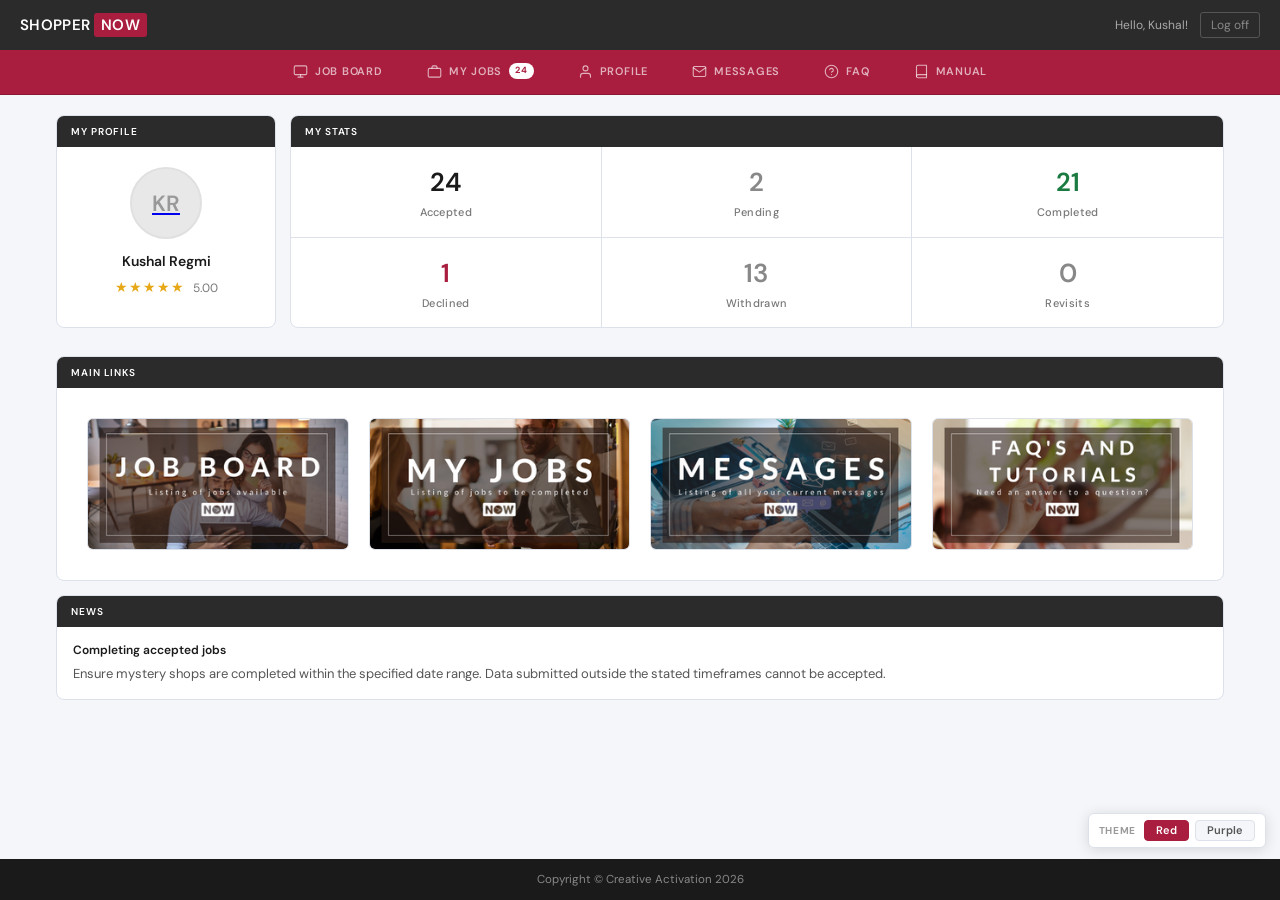
<file: index.HTML>
<!DOCTYPE html>
<html lang="en">
<head>
<meta charset="UTF-8">
<script>document.documentElement.setAttribute('data-theme',localStorage.getItem('sn-theme')||'red');</script>
<meta name="viewport" content="width=device-width, initial-scale=1.0">
<title>Dashboard — ShopperNow</title>
<link rel="preconnect" href="https://fonts.googleapis.com">
<link href="https://fonts.googleapis.com/css2?family=DM+Sans:wght@400;500;600&display=swap" rel="stylesheet">
<style>
  :root { --brand: #A91E3F; --brand-dark: #8a1833; }
  [data-theme="purple"] { --brand: #7535DE; --brand-dark: #5e28b8; }

  *, *::before, *::after { box-sizing: border-box; margin: 0; padding: 0; }

  body {
    font-family: 'DM Sans', -apple-system, BlinkMacSystemFont, "Segoe UI", sans-serif;
    font-size: 14px;
    background: #f4f6f9;
    color: #1a1a1a;
    line-height: 1.5;
  }

  /* HEADER */
  header {
    background: #2b2b2b;
    padding: 0 20px;
    height: 50px;
    display: flex; align-items: center; justify-content: space-between;
    position: sticky; top: 0; z-index: 100;
  }
  .logo { font-size: 15px; font-weight: 600; color: #fff; letter-spacing: 0.02em; text-decoration: none; }
  .logo span { background: var(--brand); color: #fff; padding: 2px 7px; border-radius: 3px; margin-left: 4px; }
  .header-user { font-size: 12px; color: #aaa; display: flex; align-items: center; gap: 12px; }
  .header-user a { color: #888; text-decoration: none; font-size: 12px; border: 0.5px solid #555; padding: 3px 10px; border-radius: 3px; }
  .header-user a:hover { color: #fff; border-color: #888; }

  /* NAV */
  nav.top-nav {
    background: var(--brand);
    display: flex; gap: 0;
    justify-content: center;
    border-bottom: 1px solid var(--brand-dark);
    overflow-x: auto;
    -ms-overflow-style: none; scrollbar-width: none;
  }
  nav.top-nav::-webkit-scrollbar { display: none; }
  nav.top-nav a {
    display: flex; align-items: center; gap: 7px;
    padding: 0 22px; height: 44px;
    font-size: 11px; font-weight: 600; letter-spacing: 0.07em; text-transform: uppercase;
    color: rgba(255,255,255,0.65); text-decoration: none; white-space: nowrap;
    border-bottom: 2px solid transparent;
  }
  nav.top-nav a:hover { color: #fff; }
  nav.top-nav a.active { color: #fff; border-bottom-color: #fff; }
  nav.top-nav a svg { width: 15px; height: 15px; stroke: currentColor; fill: none; stroke-width: 1.75; stroke-linecap: round; stroke-linejoin: round; flex-shrink: 0; }
  .badge { background: #fff; color: var(--brand); font-size: 9px; font-weight: 700; border-radius: 20px; padding: 1px 6px; min-width: 18px; text-align: center; }

  /* MAIN */
  main { max-width: 1200px; margin: 0 auto; padding: 20px 16px 40px; }

  /* CARD */
  .card {
    background: #fff;
    border: 0.5px solid #dde1ea;
    border-radius: 8px;
    overflow: hidden;
    margin-bottom: 14px;
  }
  .card-head {
    background: #2b2b2b; color: #fff;
    padding: 8px 14px;
    font-size: 10px; font-weight: 600; letter-spacing: 0.09em; text-transform: uppercase;
  }

  /* TOP ROW */
  .top-row { display: grid; grid-template-columns: 220px 1fr; gap: 14px; margin-bottom: 14px; }

  /* PROFILE */
  .profile-body { padding: 20px 16px; text-align: center; }
  .avatar {
    width: 72px; height: 72px; border-radius: 50%;
    background: #e8e8e8;
    display: flex; align-items: center; justify-content: center;
    margin: 0 auto 12px;
    font-size: 22px; font-weight: 600; color: #999;
    border: 2px solid #e0e0e0;
  }
  .profile-name { font-size: 14px; font-weight: 600; margin-bottom: 5px; }
  .stars { color: #e6a817; font-size: 14px; letter-spacing: 1px; }
  .rating-val { font-size: 12px; color: #777; margin-left: 4px; }

  /* STATS */
  .stats-grid { display: grid; grid-template-columns: repeat(3,1fr); }
  .stat {
    padding: 16px 10px; text-align: center;
    border-right: 0.5px solid #dde1ea;
    border-bottom: 0.5px solid #dde1ea;
  }
  .stat:nth-child(3), .stat:nth-child(6) { border-right: none; }
  .stat:nth-child(4), .stat:nth-child(5), .stat:nth-child(6) { border-bottom: none; }
  .stat-num { font-size: 26px; font-weight: 600; display: block; color: #1a1a1a; }
  .stat-num.red { color: var(--brand); }
  .stat-num.green { color: #1a7a40; }
  .stat-num.muted { color: #888; }
  .stat-lbl { font-size: 11px; color: #777; font-weight: 500; letter-spacing: 0.03em; margin-top: 2px; display: block; }

  /* NEWS */
  .news-body { padding: 14px 16px; }
  .news-title { font-size: 12px; font-weight: 600; margin-bottom: 5px; color: #1a1a1a; }
  .news-text { font-size: 13px; color: #555; line-height: 1.6; }

  /* FOOTER */
  footer { background: #1a1a1a; color: #888; text-align: center; padding: 12px; font-size: 11.5px; position: fixed; bottom: 0; left: 0; right: 0; z-index: 90; }
  body { padding-bottom: 40px; }

  /* BOTTOM NAV (mobile) */
  .bottom-nav {
    display: none;
    position: fixed; bottom: 0; left: 0; right: 0;
    background: #1a1a1a;
    border-top: 1px solid #2d2d2d;
    padding: 0 0 env(safe-area-inset-bottom, 0);
    z-index: 150;
  }
  .bnav-item {
    flex: 1; display: flex; flex-direction: column;
    align-items: center; justify-content: center;
    padding: 9px 4px 10px; gap: 3px;
    color: #666; text-decoration: none;
    font-size: 10px; font-weight: 600; letter-spacing: 0.04em; text-transform: uppercase;
    position: relative;
  }
  .bnav-item svg { width: 22px; height: 22px; stroke: currentColor; fill: none; stroke-width: 1.75; stroke-linecap: round; stroke-linejoin: round; }
  .bnav-item.active { color: #fff; }
  .bnav-item.active::before { content: ''; position: absolute; top: 0; left: 25%; right: 25%; height: 2px; background: #fff; border-radius: 0 0 2px 2px; }
  .bnav-badge { position: absolute; top: 6px; left: calc(50% + 7px); background: var(--brand); color: #fff; font-size: 9px; font-weight: 700; border-radius: 10px; padding: 1px 5px; line-height: 1.4; border: 1.5px solid #1a1a1a; }

  @media (max-width: 720px) {
    nav.top-nav { display: none; }
    .bottom-nav { display: flex; }
    main { padding: 14px 10px 80px; }
    .top-row { grid-template-columns: 1fr; }
    .stats-grid { grid-template-columns: repeat(3,1fr); }
    .stat-num { font-size: 22px; }
  }
</style>
</head>
<body>

<header>
  <a class="logo" href="Dashboard.html">SHOPPER<span>NOW</span></a>
  <div class="header-user">
    <span>Hello, Kushal!</span>
    <a href="Log in.htm">Log off</a>
  </div>
</header>

<nav class="top-nav">
  <a href="JobBoard.aspx.htm">
    <svg viewBox="0 0 24 24"><rect x="2" y="3" width="20" height="14" rx="2"/><path d="M8 21h8M12 17v4"/></svg>
    Job Board
  </a>
  <a href="shoppernow_JOBS.html">
    <svg viewBox="0 0 24 24"><rect x="2" y="7" width="20" height="14" rx="2"/><path d="M16 7V5a2 2 0 0 0-2-2h-4a2 2 0 0 0-2 2v2"/></svg>
    My Jobs <span class="badge">24</span>
  </a>
  <a href="Profile.htm">
    <svg viewBox="0 0 24 24"><path d="M20 21v-2a4 4 0 0 0-4-4H8a4 4 0 0 0-4 4v2"/><circle cx="12" cy="7" r="4"/></svg>
    Profile
  </a>
  <a href="ShopperQueryList.aspx.htm">
    <svg viewBox="0 0 24 24"><path d="M4 4h16c1.1 0 2 .9 2 2v12c0 1.1-.9 2-2 2H4c-1.1 0-2-.9-2-2V6c0-1.1.9-2 2-2z"/><polyline points="22,6 12,13 2,6"/></svg>
    Messages
  </a>
  <a href="QueryLanding.aspx.htm">
    <svg viewBox="0 0 24 24"><circle cx="12" cy="12" r="10"/><path d="M9.09 9a3 3 0 0 1 5.83 1c0 2-3 3-3 3"/><line x1="12" y1="17" x2="12.01" y2="17"/></svg>
    FAQ
  </a>
  <a href="ShopperNOWTrainingManual-1.pdf" target="_blank">
    <svg viewBox="0 0 24 24"><path d="M4 19.5A2.5 2.5 0 0 1 6.5 17H20"/><path d="M6.5 2H20v20H6.5A2.5 2.5 0 0 1 4 19.5v-15A2.5 2.5 0 0 1 6.5 2z"/></svg>
    Manual
  </a>
</nav>

<main>

  <div class="top-row">

    <div class="card">
      <div class="card-head">My Profile</div>
      <div class="profile-body">
        <a href="Profile.htm">
          <div class="avatar">KR</div>
        </a>
        <div class="profile-name">Kushal Regmi</div>
        <div>
          <span class="stars">★★★★★</span>
          <span class="rating-val">5.00</span>
        </div>
      </div>
    </div>

    <div class="card">
      <div class="card-head">My Stats</div>
      <div class="stats-grid">
        <div class="stat">
          <span class="stat-num">24</span>
          <span class="stat-lbl">Accepted</span>
        </div>
        <div class="stat">
          <span class="stat-num muted">2</span>
          <span class="stat-lbl">Pending</span>
        </div>
        <div class="stat">
          <span class="stat-num green">21</span>
          <span class="stat-lbl">Completed</span>
        </div>
        <div class="stat">
          <span class="stat-num red">1</span>
          <span class="stat-lbl">Declined</span>
        </div>
        <div class="stat">
          <span class="stat-num muted">13</span>
          <span class="stat-lbl">Withdrawn</span>
        </div>
        <div class="stat">
          <span class="stat-num muted">0</span>
          <span class="stat-lbl">Revisits</span>
        </div>
      </div>
    </div>

  </div>

  <div class="card" style="margin-bottom:14px;">
    <div class="card-head">Main Links</div>
    <div style="padding:30px;display:grid;grid-template-columns:repeat(4,1fr);gap:20px;">
      <a href="JobBoard.aspx.htm" style="display:block;border-radius:6px;overflow:hidden;border:0.5px solid #dde1ea;">
        <img src="assets/JobBoard.png" alt="Job Board" style="width:100%;height:auto;display:block;">
      </a>
      <a href="shoppernow_JOBS.html" style="display:block;border-radius:6px;overflow:hidden;border:0.5px solid #dde1ea;">
        <img src="assets/MyJobs.png" alt="My Jobs" style="width:100%;height:auto;display:block;">
      </a>
      <a href="ShopperQueryList.aspx.htm" style="display:block;border-radius:6px;overflow:hidden;border:0.5px solid #dde1ea;">
        <img src="assets/Messages.png" alt="Messages" style="width:100%;height:auto;display:block;">
      </a>
      <a href="QueryLanding.aspx.htm" style="display:block;border-radius:6px;overflow:hidden;border:0.5px solid #dde1ea;">
        <img src="assets/FAQ-1.png" alt="FAQ's and Tutorials" style="width:100%;height:auto;display:block;">
      </a>
    </div>
  </div>

  <div class="card">
    <div class="card-head">News</div>
    <div class="news-body">
      <div class="news-title">Completing accepted jobs</div>
      <div class="news-text">Ensure mystery shops are completed within the specified date range. Data submitted outside the stated timeframes cannot be accepted.</div>
    </div>
  </div>

</main>

<footer>
  Copyright &copy; Creative Activation 2026
</footer>

<nav class="bottom-nav">
  <a class="bnav-item" href="JobBoard.aspx.htm">
    <svg viewBox="0 0 24 24"><rect x="2" y="3" width="20" height="14" rx="2"/><path d="M8 21h8M12 17v4"/></svg>
    Board
  </a>
  <a class="bnav-item" href="shoppernow_JOBS.html">
    <svg viewBox="0 0 24 24"><rect x="2" y="7" width="20" height="14" rx="2"/><path d="M16 7V5a2 2 0 0 0-2-2h-4a2 2 0 0 0-2 2v2"/></svg>
    My Jobs
    <span class="bnav-badge">24</span>
  </a>
  <a class="bnav-item" href="Profile.htm">
    <svg viewBox="0 0 24 24"><path d="M20 21v-2a4 4 0 0 0-4-4H8a4 4 0 0 0-4 4v2"/><circle cx="12" cy="7" r="4"/></svg>
    Profile
  </a>
  <a class="bnav-item" href="ShopperQueryList.aspx.htm">
    <svg viewBox="0 0 24 24"><path d="M4 4h16c1.1 0 2 .9 2 2v12c0 1.1-.9 2-2 2H4c-1.1 0-2-.9-2-2V6c0-1.1.9-2 2-2z"/><polyline points="22,6 12,13 2,6"/></svg>
    Messages
  </a>
  <a class="bnav-item" href="QueryLanding.aspx.htm">
    <svg viewBox="0 0 24 24"><circle cx="12" cy="12" r="10"/><path d="M9.09 9a3 3 0 0 1 5.83 1c0 2-3 3-3 3"/><line x1="12" y1="17" x2="12.01" y2="17"/></svg>
    FAQ
  </a>
</nav>


<script src="assets/theme-switcher.js"></script>
</body>
</html>
</file>
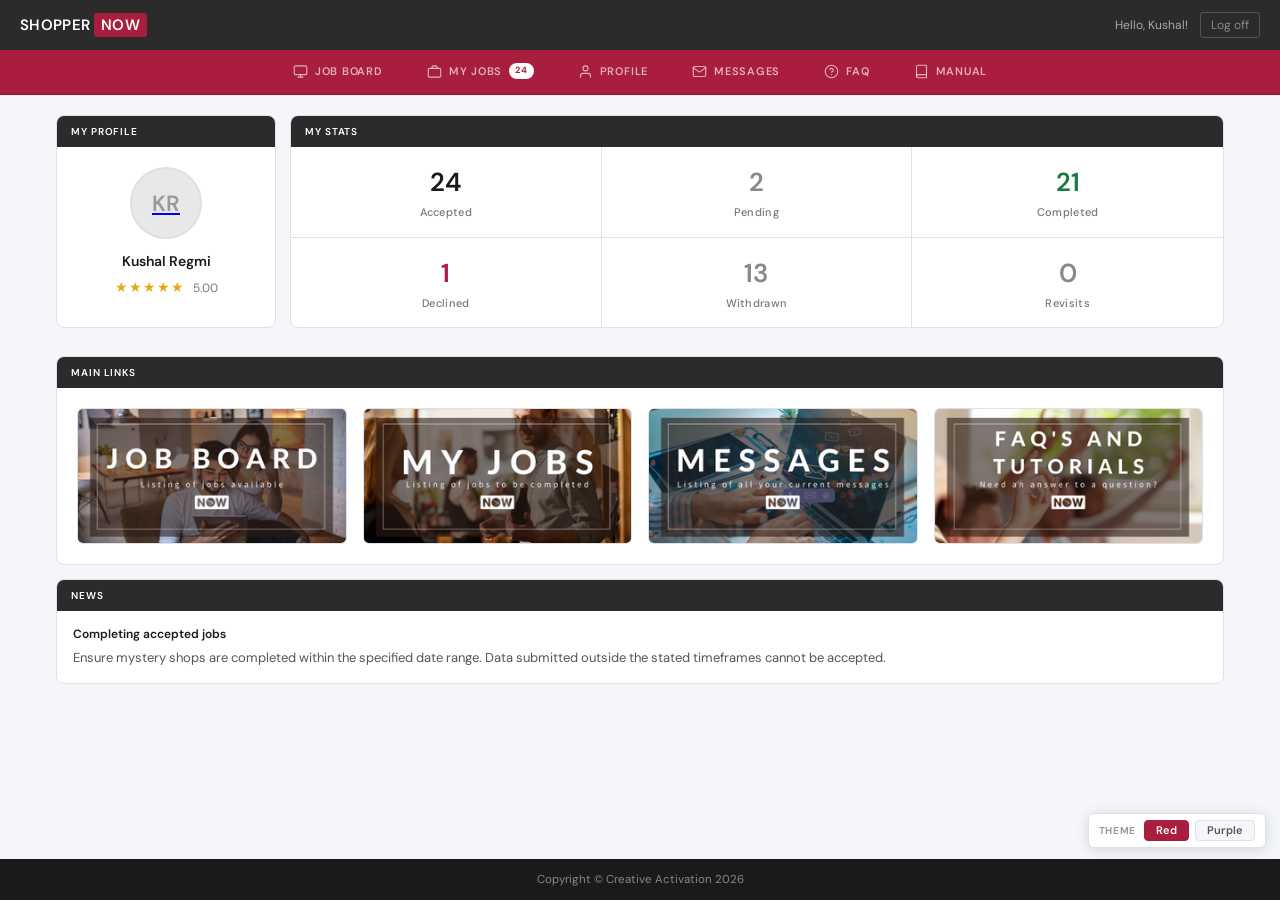
<file: index.html>
<!DOCTYPE html>
<html lang="en">
<head>
<meta charset="UTF-8">
<script>document.documentElement.setAttribute('data-theme',localStorage.getItem('sn-theme')||'red');</script>
<meta name="viewport" content="width=device-width, initial-scale=1.0">
<title>Dashboard — ShopperNow</title>
<link rel="preconnect" href="https://fonts.googleapis.com">
<link href="https://fonts.googleapis.com/css2?family=DM+Sans:wght@400;500;600&display=swap" rel="stylesheet">
<style>
  :root { --brand: #A91E3F; --brand-dark: #8a1833; }
  [data-theme="purple"] { --brand: #7535DE; --brand-dark: #5e28b8; }

  *, *::before, *::after { box-sizing: border-box; margin: 0; padding: 0; }

  body {
    font-family: 'DM Sans', -apple-system, BlinkMacSystemFont, "Segoe UI", sans-serif;
    font-size: 14px;
    background: #f4f6f9;
    color: #1a1a1a;
    line-height: 1.5;
  }

  /* HEADER */
  header {
    background: #2b2b2b;
    padding: 0 20px;
    height: 50px;
    display: flex; align-items: center; justify-content: space-between;
    position: sticky; top: 0; z-index: 100;
  }
  .logo { font-size: 15px; font-weight: 600; color: #fff; letter-spacing: 0.02em; text-decoration: none; }
  .logo span { background: var(--brand); color: #fff; padding: 2px 7px; border-radius: 3px; margin-left: 4px; }
  .header-user { font-size: 12px; color: #aaa; display: flex; align-items: center; gap: 12px; }
  .header-user a { color: #888; text-decoration: none; font-size: 12px; border: 0.5px solid #555; padding: 3px 10px; border-radius: 3px; }
  .header-user a:hover { color: #fff; border-color: #888; }

  /* NAV */
  nav.top-nav {
    background: var(--brand);
    display: flex; gap: 0;
    justify-content: center;
    border-bottom: 1px solid var(--brand-dark);
    overflow-x: auto;
    -ms-overflow-style: none; scrollbar-width: none;
  }
  nav.top-nav::-webkit-scrollbar { display: none; }
  nav.top-nav a {
    display: flex; align-items: center; gap: 7px;
    padding: 0 22px; height: 44px;
    font-size: 11px; font-weight: 600; letter-spacing: 0.07em; text-transform: uppercase;
    color: rgba(255,255,255,0.65); text-decoration: none; white-space: nowrap;
    border-bottom: 2px solid transparent;
  }
  nav.top-nav a:hover { color: #fff; }
  nav.top-nav a.active { color: #fff; border-bottom-color: #fff; }
  nav.top-nav a svg { width: 15px; height: 15px; stroke: currentColor; fill: none; stroke-width: 1.75; stroke-linecap: round; stroke-linejoin: round; flex-shrink: 0; }
  .badge { background: #fff; color: var(--brand); font-size: 9px; font-weight: 700; border-radius: 20px; padding: 1px 6px; min-width: 18px; text-align: center; }

  /* MAIN */
  main { max-width: 1200px; margin: 0 auto; padding: 20px 16px 40px; }

  /* CARD */
  .card {
    background: #fff;
    border: 0.5px solid #dde1ea;
    border-radius: 8px;
    overflow: hidden;
    margin-bottom: 14px;
  }
  .card-head {
    background: #2b2b2b; color: #fff;
    padding: 8px 14px;
    font-size: 10px; font-weight: 600; letter-spacing: 0.09em; text-transform: uppercase;
  }

  /* TOP ROW */
  .top-row { display: grid; grid-template-columns: 220px 1fr; gap: 14px; margin-bottom: 14px; }

  /* PROFILE */
  .profile-body { padding: 20px 16px; text-align: center; }
  .avatar {
    width: 72px; height: 72px; border-radius: 50%;
    background: #e8e8e8;
    display: flex; align-items: center; justify-content: center;
    margin: 0 auto 12px;
    font-size: 22px; font-weight: 600; color: #999;
    border: 2px solid #e0e0e0;
  }
  .profile-name { font-size: 14px; font-weight: 600; margin-bottom: 5px; }
  .stars { color: #e6a817; font-size: 14px; letter-spacing: 1px; }
  .rating-val { font-size: 12px; color: #777; margin-left: 4px; }

  /* STATS */
  .stats-grid { display: grid; grid-template-columns: repeat(3,1fr); }
  .stat {
    padding: 16px 10px; text-align: center;
    border-right: 0.5px solid #dde1ea;
    border-bottom: 0.5px solid #dde1ea;
  }
  .stat:nth-child(3), .stat:nth-child(6) { border-right: none; }
  .stat:nth-child(4), .stat:nth-child(5), .stat:nth-child(6) { border-bottom: none; }
  .stat-num { font-size: 26px; font-weight: 600; display: block; color: #1a1a1a; }
  .stat-num.red { color: var(--brand); }
  .stat-num.green { color: #1a7a40; }
  .stat-num.muted { color: #888; }
  .stat-lbl { font-size: 11px; color: #777; font-weight: 500; letter-spacing: 0.03em; margin-top: 2px; display: block; }

  /* NEWS */
  .news-body { padding: 14px 16px; }
  .news-title { font-size: 12px; font-weight: 600; margin-bottom: 5px; color: #1a1a1a; }
  .news-text { font-size: 13px; color: #555; line-height: 1.6; }

  /* FOOTER */
  footer { background: #1a1a1a; color: #888; text-align: center; padding: 12px; font-size: 11.5px; position: fixed; bottom: 0; left: 0; right: 0; z-index: 90; }
  body { padding-bottom: 40px; }

  /* BOTTOM NAV (mobile) */
  .bottom-nav {
    display: none;
    position: fixed; bottom: 0; left: 0; right: 0;
    background: #1a1a1a;
    border-top: 1px solid #2d2d2d;
    padding: 0 0 env(safe-area-inset-bottom, 0);
    z-index: 150;
  }
  .bnav-item {
    flex: 1; display: flex; flex-direction: column;
    align-items: center; justify-content: center;
    padding: 9px 4px 10px; gap: 3px;
    color: #666; text-decoration: none;
    font-size: 10px; font-weight: 600; letter-spacing: 0.04em; text-transform: uppercase;
    position: relative;
  }
  .bnav-item svg { width: 22px; height: 22px; stroke: currentColor; fill: none; stroke-width: 1.75; stroke-linecap: round; stroke-linejoin: round; }
  .bnav-item.active { color: #fff; }
  .bnav-item.active::before { content: ''; position: absolute; top: 0; left: 25%; right: 25%; height: 2px; background: #fff; border-radius: 0 0 2px 2px; }
  .bnav-badge { position: absolute; top: 6px; left: calc(50% + 7px); background: var(--brand); color: #fff; font-size: 9px; font-weight: 700; border-radius: 10px; padding: 1px 5px; line-height: 1.4; border: 1.5px solid #1a1a1a; }

  .main-links-grid {
    padding: 20px;
    display: grid;
    grid-template-columns: repeat(4, 1fr);
    gap: 16px;
  }

  @media (max-width: 720px) {
    nav.top-nav { display: none; }
    .bottom-nav { display: flex; }
    main { padding: 14px 10px 80px; }
    .top-row { grid-template-columns: 1fr; }
    .stats-grid { grid-template-columns: repeat(3,1fr); }
    .stat-num { font-size: 22px; }
    .main-links-grid { grid-template-columns: repeat(2, 1fr); padding: 14px; gap: 12px; }
  }
</style>
</head>
<body>

<header>
  <a class="logo" href="index.html">SHOPPER<span>NOW</span></a>
  <div class="header-user">
    <span>Hello, Kushal!</span>
    <a href="Log in.htm">Log off</a>
  </div>
</header>

<nav class="top-nav">
  <a href="JobBoard.aspx.htm">
    <svg viewBox="0 0 24 24"><rect x="2" y="3" width="20" height="14" rx="2"/><path d="M8 21h8M12 17v4"/></svg>
    Job Board
  </a>
  <a href="shoppernow_JOBS.html">
    <svg viewBox="0 0 24 24"><rect x="2" y="7" width="20" height="14" rx="2"/><path d="M16 7V5a2 2 0 0 0-2-2h-4a2 2 0 0 0-2 2v2"/></svg>
    My Jobs <span class="badge">24</span>
  </a>
  <a href="Profile.htm">
    <svg viewBox="0 0 24 24"><path d="M20 21v-2a4 4 0 0 0-4-4H8a4 4 0 0 0-4 4v2"/><circle cx="12" cy="7" r="4"/></svg>
    Profile
  </a>
  <a href="ShopperQueryList.aspx.htm">
    <svg viewBox="0 0 24 24"><path d="M4 4h16c1.1 0 2 .9 2 2v12c0 1.1-.9 2-2 2H4c-1.1 0-2-.9-2-2V6c0-1.1.9-2 2-2z"/><polyline points="22,6 12,13 2,6"/></svg>
    Messages
  </a>
  <a href="QueryLanding.aspx.htm">
    <svg viewBox="0 0 24 24"><circle cx="12" cy="12" r="10"/><path d="M9.09 9a3 3 0 0 1 5.83 1c0 2-3 3-3 3"/><line x1="12" y1="17" x2="12.01" y2="17"/></svg>
    FAQ
  </a>
  <a href="ShopperNOWTrainingManual-1.pdf" target="_blank">
    <svg viewBox="0 0 24 24"><path d="M4 19.5A2.5 2.5 0 0 1 6.5 17H20"/><path d="M6.5 2H20v20H6.5A2.5 2.5 0 0 1 4 19.5v-15A2.5 2.5 0 0 1 6.5 2z"/></svg>
    Manual
  </a>
</nav>

<main>

  <div class="top-row">

    <div class="card">
      <div class="card-head">My Profile</div>
      <div class="profile-body">
        <a href="Profile.htm">
          <div class="avatar">KR</div>
        </a>
        <div class="profile-name">Kushal Regmi</div>
        <div>
          <span class="stars">★★★★★</span>
          <span class="rating-val">5.00</span>
        </div>
      </div>
    </div>

    <div class="card">
      <div class="card-head">My Stats</div>
      <div class="stats-grid">
        <div class="stat">
          <span class="stat-num">24</span>
          <span class="stat-lbl">Accepted</span>
        </div>
        <div class="stat">
          <span class="stat-num muted">2</span>
          <span class="stat-lbl">Pending</span>
        </div>
        <div class="stat">
          <span class="stat-num green">21</span>
          <span class="stat-lbl">Completed</span>
        </div>
        <div class="stat">
          <span class="stat-num red">1</span>
          <span class="stat-lbl">Declined</span>
        </div>
        <div class="stat">
          <span class="stat-num muted">13</span>
          <span class="stat-lbl">Withdrawn</span>
        </div>
        <div class="stat">
          <span class="stat-num muted">0</span>
          <span class="stat-lbl">Revisits</span>
        </div>
      </div>
    </div>

  </div>

  <div class="card" style="margin-bottom:14px;">
    <div class="card-head">Main Links</div>
    <div class="main-links-grid">
      <a href="JobBoard.aspx.htm" style="display:block;border-radius:6px;overflow:hidden;border:0.5px solid #dde1ea;">
        <img src="assets/JobBoard.png" alt="Job Board" style="width:100%;height:auto;display:block;">
      </a>
      <a href="shoppernow_JOBS.html" style="display:block;border-radius:6px;overflow:hidden;border:0.5px solid #dde1ea;">
        <img src="assets/MyJobs.png" alt="My Jobs" style="width:100%;height:auto;display:block;">
      </a>
      <a href="ShopperQueryList.aspx.htm" style="display:block;border-radius:6px;overflow:hidden;border:0.5px solid #dde1ea;">
        <img src="assets/Messages.png" alt="Messages" style="width:100%;height:auto;display:block;">
      </a>
      <a href="QueryLanding.aspx.htm" style="display:block;border-radius:6px;overflow:hidden;border:0.5px solid #dde1ea;">
        <img src="assets/FAQ-1.png" alt="FAQ's and Tutorials" style="width:100%;height:auto;display:block;">
      </a>
    </div>
  </div>

  <div class="card">
    <div class="card-head">News</div>
    <div class="news-body">
      <div class="news-title">Completing accepted jobs</div>
      <div class="news-text">Ensure mystery shops are completed within the specified date range. Data submitted outside the stated timeframes cannot be accepted.</div>
    </div>
  </div>

</main>

<footer>
  Copyright &copy; Creative Activation 2026
</footer>

<nav class="bottom-nav">
  <a class="bnav-item" href="JobBoard.aspx.htm">
    <svg viewBox="0 0 24 24"><rect x="2" y="3" width="20" height="14" rx="2"/><path d="M8 21h8M12 17v4"/></svg>
    Board
  </a>
  <a class="bnav-item" href="shoppernow_JOBS.html">
    <svg viewBox="0 0 24 24"><rect x="2" y="7" width="20" height="14" rx="2"/><path d="M16 7V5a2 2 0 0 0-2-2h-4a2 2 0 0 0-2 2v2"/></svg>
    My Jobs
    <span class="bnav-badge">24</span>
  </a>
  <a class="bnav-item" href="Profile.htm">
    <svg viewBox="0 0 24 24"><path d="M20 21v-2a4 4 0 0 0-4-4H8a4 4 0 0 0-4 4v2"/><circle cx="12" cy="7" r="4"/></svg>
    Profile
  </a>
  <a class="bnav-item" href="ShopperQueryList.aspx.htm">
    <svg viewBox="0 0 24 24"><path d="M4 4h16c1.1 0 2 .9 2 2v12c0 1.1-.9 2-2 2H4c-1.1 0-2-.9-2-2V6c0-1.1.9-2 2-2z"/><polyline points="22,6 12,13 2,6"/></svg>
    Messages
  </a>
  <a class="bnav-item" href="QueryLanding.aspx.htm">
    <svg viewBox="0 0 24 24"><circle cx="12" cy="12" r="10"/><path d="M9.09 9a3 3 0 0 1 5.83 1c0 2-3 3-3 3"/><line x1="12" y1="17" x2="12.01" y2="17"/></svg>
    FAQ
  </a>
</nav>


<script src="assets/theme-switcher.js"></script>
</body>
</html>
</file>
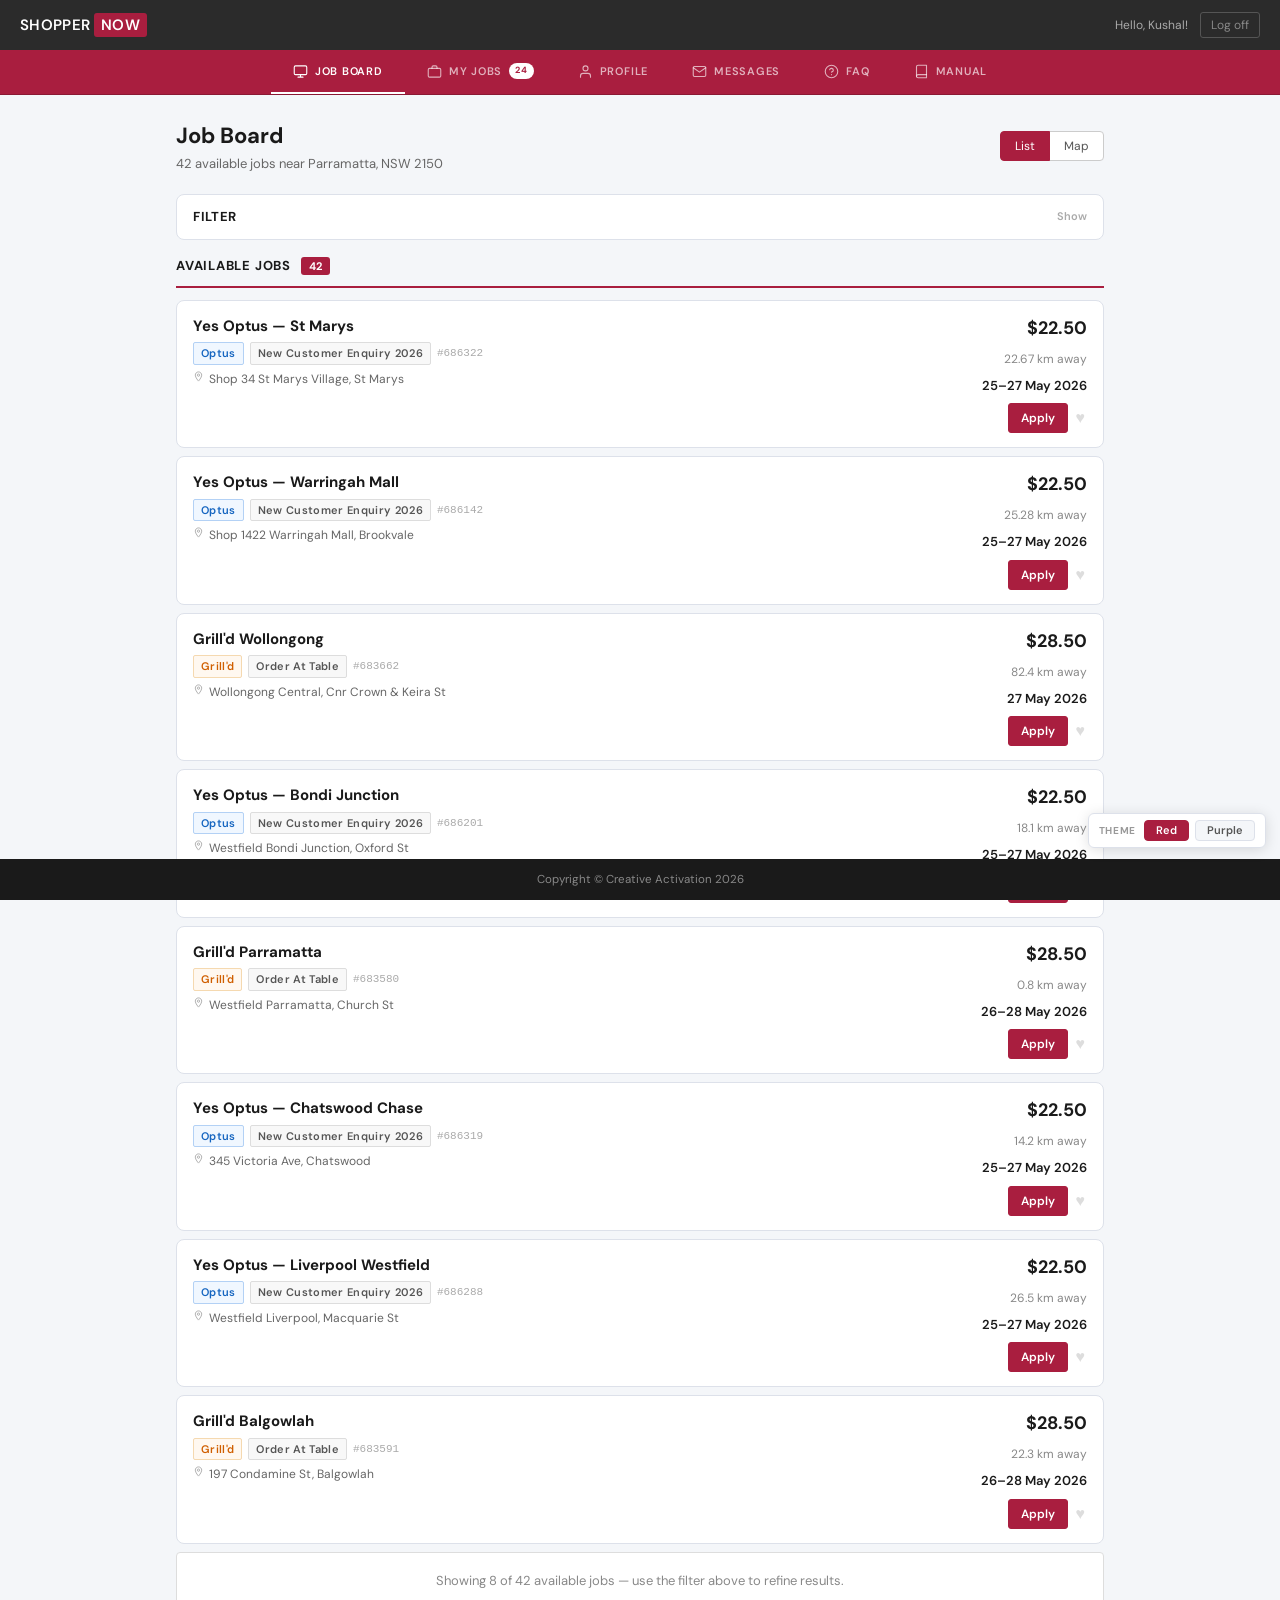
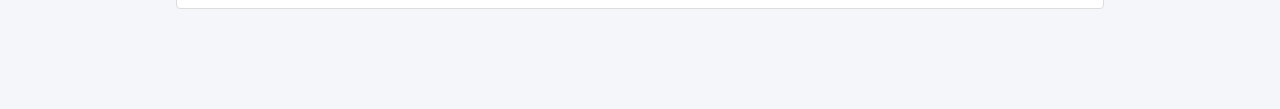
<file: JobBoard.aspx.htm>
<!DOCTYPE html>
<html lang="en">
<head>
<meta charset="UTF-8">
<script>document.documentElement.setAttribute('data-theme',localStorage.getItem('sn-theme')||'red');</script>
<meta name="viewport" content="width=device-width, initial-scale=1.0">
<title>Job Board — ShopperNow</title>
<link rel="preconnect" href="https://fonts.googleapis.com">
<link href="https://fonts.googleapis.com/css2?family=DM+Sans:wght@400;500;600&display=swap" rel="stylesheet">
<style>
  :root { --brand: #A91E3F; --brand-dark: #8a1833; }
  [data-theme="purple"] { --brand: #7535DE; --brand-dark: #5e28b8; }

  *, *::before, *::after { box-sizing: border-box; margin: 0; padding: 0; }

  body {
    font-family: 'DM Sans', -apple-system, BlinkMacSystemFont, "Segoe UI", sans-serif;
    font-size: 14px;
    background: #f4f6f9;
    color: #1a1a1a;
    line-height: 1.5;
  }

  header {
    background: #2b2b2b; color: #fff; padding: 0 20px; height: 50px;
    display: flex; align-items: center; justify-content: space-between;
    position: sticky; top: 0; z-index: 100;
  }
  .header-logo { font-size: 15px; font-weight: 600; color: #fff; text-decoration: none; letter-spacing: 0.02em; }
  .header-logo span { background: var(--brand); color: #fff; padding: 2px 7px; border-radius: 3px; margin-left: 4px; }
  .header-user { font-size: 12px; color: #aaa; display: flex; align-items: center; gap: 12px; }
  .header-user a { color: #888; text-decoration: none; font-size: 12px; border: 0.5px solid #555; padding: 3px 10px; border-radius: 3px; }
  .header-user a:hover { color: #fff; border-color: #888; }

  nav.top-nav {
    background: var(--brand);
    display: flex; gap: 0;
    justify-content: center;
    border-bottom: 1px solid var(--brand-dark);
    overflow-x: auto;
    -ms-overflow-style: none; scrollbar-width: none;
  }
  nav.top-nav::-webkit-scrollbar { display: none; }
  nav.top-nav a {
    display: flex; align-items: center; gap: 7px;
    padding: 0 22px; height: 44px;
    font-size: 11px; font-weight: 600; letter-spacing: 0.07em; text-transform: uppercase;
    color: rgba(255,255,255,0.65); text-decoration: none; white-space: nowrap;
    border-bottom: 2px solid transparent;
  }
  nav.top-nav a:hover { color: #fff; }
  nav.top-nav a.active { color: #fff; border-bottom-color: #fff; }
  nav.top-nav a svg { width: 15px; height: 15px; stroke: currentColor; fill: none; stroke-width: 1.75; stroke-linecap: round; stroke-linejoin: round; flex-shrink: 0; }
  .badge { background: #fff; color: var(--brand); font-size: 9px; font-weight: 700; border-radius: 20px; padding: 1px 6px; min-width: 18px; text-align: center; }

  main { max-width: 960px; margin: 0 auto; padding: 24px 16px 60px; }

  .page-header {
    display: flex; align-items: center; justify-content: space-between;
    margin-bottom: 20px; flex-wrap: wrap; gap: 10px;
  }
  .page-title { font-size: 22px; font-weight: 700; }
  .page-subtitle { font-size: 13px; color: #666; margin-top: 2px; }

  /* VIEW TOGGLE */
  .view-toggle { display: flex; gap: 0; }
  .view-btn {
    padding: 6px 14px; border: 1px solid #ccc; background: #fff; color: #555;
    font-size: 12px; font-family: inherit; cursor: pointer; margin-left: -1px;
  }
  .view-btn:first-child { border-radius: 4px 0 0 4px; margin-left: 0; }
  .view-btn:last-child { border-radius: 0 4px 4px 0; }
  .view-btn.active { background: var(--brand); color: #fff; border-color: var(--brand); z-index: 1; position: relative; }

  /* FILTER PANEL */
  .filter-panel {
    background: #fff; border: 0.5px solid #dde1ea; border-radius: 8px;
    margin-bottom: 16px; overflow: hidden;
  }
  .filter-panel-head {
    padding: 12px 16px; display: flex; align-items: center; justify-content: space-between;
    cursor: pointer; border-bottom: 1px solid transparent;
  }
  .filter-panel.open .filter-panel-head { border-bottom-color: #f0f0f0; }
  .filter-panel-title { font-size: 13px; font-weight: 700; letter-spacing: 0.05em; text-transform: uppercase; }
  .filter-panel-toggle { font-size: 11px; color: #aaa; font-weight: 600; }
  .filter-panel-body { display: none; padding: 16px; }
  .filter-panel.open .filter-panel-body { display: block; }

  .filter-grid { display: grid; grid-template-columns: 1fr 1fr; gap: 12px 20px; }
  .form-group { margin-bottom: 0; }
  .form-label { font-size: 11px; font-weight: 600; letter-spacing: 0.06em; text-transform: uppercase; color: #888; display: block; margin-bottom: 5px; }
  .form-control { width: 100%; padding: 8px 10px; border: 1px solid #ddd; border-radius: 3px; font-size: 13px; font-family: inherit; background: #fff; color: #1a1a1a; }
  .form-control:focus { outline: none; border-color: #999; }
  select.form-control { appearance: none; background-image: url("data:image/svg+xml,%3Csvg xmlns='http://www.w3.org/2000/svg' width='10' height='6' viewBox='0 0 10 6'%3E%3Cpath d='M0 0l5 6 5-6z' fill='%23aaa'/%3E%3C/svg%3E"); background-repeat: no-repeat; background-position: right 10px center; padding-right: 28px; }

  .filter-actions { display: flex; gap: 8px; margin-top: 14px; padding-top: 14px; border-top: 1px solid #f0f0f0; }

  /* SECTION HEADER */
  .section-header {
    display: flex; align-items: center; gap: 10px;
    margin-bottom: 12px; padding-bottom: 10px;
    border-bottom: 2px solid var(--brand);
  }
  .section-title { font-size: 13px; font-weight: 700; letter-spacing: 0.06em; text-transform: uppercase; }
  .section-count { background: var(--brand); color: #fff; border-radius: 3px; padding: 1px 8px; font-size: 11px; font-weight: 700; }

  /* JOB CARDS */
  .jobs-list { display: flex; flex-direction: column; gap: 8px; }

  .job-card {
    background: #fff; border: 0.5px solid #dde1ea; border-radius: 8px;
    padding: 14px 16px;
    display: grid; grid-template-columns: 1fr auto;
    gap: 12px; align-items: start;
    transition: border-color 0.1s;
  }
  .job-card:hover { border-color: #999; }

  .job-name { font-size: 15px; font-weight: 700; color: #1a1a1a; margin-bottom: 5px; }
  .job-meta { display: flex; align-items: center; gap: 6px; flex-wrap: wrap; margin-bottom: 5px; }
  .job-id { font-size: 11px; color: #aaa; font-family: monospace; }

  .tag {
    display: inline-block; padding: 2px 7px; border-radius: 2px;
    font-size: 11px; font-weight: 600; letter-spacing: 0.03em; border: 1px solid;
  }
  .tag-optus  { background: #f0f7ff; color: #1565c0; border-color: #b3d1f5; }
  .tag-grilld { background: #fff8f0; color: #d05f00; border-color: #f5d9b0; }
  .tag-liquor { background: #fef3f3; color: #c0392b; border-color: #f5c6c6; }
  .tag-online { background: #f0fff4; color: #256b3b; border-color: #b3e6c8; }
  .tag-general { background: #f8f8f8; color: #555; border-color: #ddd; }

  .job-address { font-size: 12px; color: #666; margin-top: 5px; display: flex; align-items: flex-start; gap: 5px; }
  .job-address svg { flex-shrink: 0; margin-top: 1px; color: #aaa; }

  .job-right { display: flex; flex-direction: column; align-items: flex-end; gap: 8px; }
  .job-pay { font-size: 18px; font-weight: 700; color: #1a1a1a; }
  .job-distance { font-size: 12px; color: #888; text-align: right; }
  .job-dates { text-align: right; }
  .visit-date { font-size: 13px; font-weight: 600; color: #1a1a1a; }

  .action-btns { display: flex; gap: 6px; }
  .btn {
    padding: 6px 12px; border-radius: 3px;
    font-size: 12px; font-weight: 600; font-family: inherit;
    cursor: pointer; border: 1px solid; text-decoration: none;
    display: inline-flex; align-items: center;
  }
  .btn-primary { background: var(--brand); color: #fff; border-color: var(--brand); }
  .btn-primary:hover { background: var(--brand-dark); border-color: var(--brand-dark); }
  .btn-ghost { background: #fff; color: #555; border-color: #ccc; }
  .btn-ghost:hover { border-color: #999; color: #1a1a1a; }

  /* Heart */
  .heart-btn {
    background: none; border: none; cursor: pointer; padding: 2px;
    font-size: 16px; color: #ddd; line-height: 1;
  }
  .heart-btn:hover { color: var(--brand); }
  .heart-btn.saved { color: var(--brand); }

  /* BOTTOM NAV */
  .bottom-nav {
    display: none; position: fixed; bottom: 0; left: 0; right: 0;
    background: #1a1a1a; border-top: 1px solid #2d2d2d;
    padding: 0 0 env(safe-area-inset-bottom, 0); gap: 0; z-index: 150;
  }
  .bnav-item {
    flex: 1; display: flex; flex-direction: column; align-items: center; justify-content: center;
    padding: 9px 4px 10px; gap: 3px; color: #666; text-decoration: none;
    font-size: 10px; font-weight: 500; background: none; border: none; cursor: pointer;
    font-family: inherit; position: relative;
  }
  .bnav-item svg { width: 22px; height: 22px; stroke: currentColor; fill: none; stroke-width: 1.75; stroke-linecap: round; stroke-linejoin: round; }
  .bnav-item.active { color: #fff; }
  .bnav-item.active::before { content: ''; position: absolute; top: 0; left: 25%; right: 25%; height: 2px; background: #fff; border-radius: 0 0 2px 2px; }
  .bnav-badge { position: absolute; top: 6px; left: calc(50% + 8px); background: var(--brand); color: #fff; font-size: 9px; font-weight: 700; border-radius: 10px; padding: 1px 5px; line-height: 1.4; border: 1.5px solid #1a1a1a; }

  footer { background: #1a1a1a; color: #888; text-align: center; padding: 12px; font-size: 11.5px; position: fixed; bottom: 0; left: 0; right: 0; z-index: 90; }
  body { padding-bottom: 40px; }

  @media (max-width: 640px) {
    nav.top-nav { display: none; }
    .bottom-nav { display: flex; }
    header { padding: 0 14px; height: 48px; }
    main { padding: 14px 12px 80px; }
    .page-header { flex-direction: column; align-items: stretch; }
    .job-card { grid-template-columns: 1fr; }
    .job-right { flex-direction: row; align-items: center; flex-wrap: wrap; gap: 8px 16px; margin-top: 10px; padding-top: 10px; border-top: 1px solid #f0f0f0; justify-content: space-between; }
    .action-btns { width: 100%; }
    .action-btns .btn { flex: 1; justify-content: center; padding: 10px 8px; font-size: 13px; }
    .filter-grid { grid-template-columns: 1fr; }
  }
</style>
</head>
<body>

<header>
  <a class="header-logo" href="index.html">SHOPPER<span>NOW</span></a>
  <div class="header-user">
    <span>Hello, Kushal!</span>
    <a href="Log in.htm">Log off</a>
  </div>
</header>

<nav class="top-nav">
  <a href="JobBoard.aspx.htm" class="active">
    <svg viewBox="0 0 24 24"><rect x="2" y="3" width="20" height="14" rx="2"/><path d="M8 21h8M12 17v4"/></svg>
    Job Board
  </a>
  <a href="shoppernow_JOBS.html">
    <svg viewBox="0 0 24 24"><rect x="2" y="7" width="20" height="14" rx="2"/><path d="M16 7V5a2 2 0 0 0-2-2h-4a2 2 0 0 0-2 2v2"/></svg>
    My Jobs <span class="badge">24</span>
  </a>
  <a href="Profile.htm">
    <svg viewBox="0 0 24 24"><path d="M20 21v-2a4 4 0 0 0-4-4H8a4 4 0 0 0-4 4v2"/><circle cx="12" cy="7" r="4"/></svg>
    Profile
  </a>
  <a href="ShopperQueryList.aspx.htm">
    <svg viewBox="0 0 24 24"><path d="M4 4h16c1.1 0 2 .9 2 2v12c0 1.1-.9 2-2 2H4c-1.1 0-2-.9-2-2V6c0-1.1.9-2 2-2z"/><polyline points="22,6 12,13 2,6"/></svg>
    Messages
  </a>
  <a href="QueryLanding.aspx.htm">
    <svg viewBox="0 0 24 24"><circle cx="12" cy="12" r="10"/><path d="M9.09 9a3 3 0 0 1 5.83 1c0 2-3 3-3 3"/><line x1="12" y1="17" x2="12.01" y2="17"/></svg>
    FAQ
  </a>
  <a href="ShopperNOWTrainingManual-1.pdf" target="_blank">
    <svg viewBox="0 0 24 24"><path d="M4 19.5A2.5 2.5 0 0 1 6.5 17H20"/><path d="M6.5 2H20v20H6.5A2.5 2.5 0 0 1 4 19.5v-15A2.5 2.5 0 0 1 6.5 2z"/></svg>
    Manual
  </a>
</nav>

<main>
  <div class="page-header">
    <div>
      <div class="page-title">Job Board</div>
      <div class="page-subtitle">42 available jobs near Parramatta, NSW 2150</div>
    </div>
    <div class="view-toggle">
      <button class="view-btn active">List</button>
      <button class="view-btn">Map</button>
    </div>
  </div>

  <!-- Filter Panel -->
  <div class="filter-panel" id="filterPanel">
    <div class="filter-panel-head" onclick="toggleFilter()">
      <div class="filter-panel-title">Filter</div>
      <div class="filter-panel-toggle" id="filterToggleLabel">Show</div>
    </div>
    <div class="filter-panel-body">
      <div class="filter-grid">
        <div class="form-group">
          <label class="form-label">Location</label>
          <input class="form-control" type="text" value="2150 | Parramatta">
        </div>
        <div class="form-group">
          <label class="form-label">Distance (km)</label>
          <input class="form-control" type="number" value="500">
        </div>
        <div class="form-group">
          <label class="form-label">Job Categories</label>
          <select class="form-control">
            <option value="">All Categories</option>
            <option>Automotive</option>
            <option>Clothing and Footwear</option>
            <option>Consumer Electronics</option>
            <option>Food and Grocery</option>
            <option>Hardware</option>
            <option>Leisure</option>
            <option>Liquor (In-Store)</option>
            <option>Liquor (Online)</option>
            <option>Restaurant</option>
            <option>Sports and Fitness</option>
          </select>
        </div>
        <div class="form-group">
          <label class="form-label">Additional Filters</label>
          <select class="form-control">
            <option value="">All Jobs</option>
            <option>Favourites Only</option>
            <option>Purchase Required</option>
            <option>Purchase Not Required</option>
          </select>
        </div>
      </div>
      <div class="filter-actions">
        <button class="btn btn-primary">Apply Filter</button>
        <button class="btn btn-ghost">Reset</button>
      </div>
    </div>
  </div>

  <!-- Jobs list -->
  <div class="section-header">
    <div class="section-title">Available Jobs</div>
    <div class="section-count">42</div>
  </div>

  <div class="jobs-list">

    <div class="job-card">
      <div class="job-left">
        <div class="job-name">Yes Optus — St Marys</div>
        <div class="job-meta">
          <span class="tag tag-optus">Optus</span>
          <span class="tag tag-general">New Customer Enquiry 2026</span>
          <span class="job-id">#686322</span>
        </div>
        <div class="job-address">
          <svg width="11" height="11" fill="none" stroke="currentColor" stroke-width="2" viewBox="0 0 24 24"><path d="M12 2C8.13 2 5 5.13 5 9c0 5.25 7 13 7 13s7-7.75 7-13c0-3.87-3.13-7-7-7zm0 9.5a2.5 2.5 0 010-5 2.5 2.5 0 010 5z"/></svg>
          Shop 34 St Marys Village, St Marys
        </div>
      </div>
      <div class="job-right">
        <div class="job-pay">$22.50</div>
        <div class="job-distance">22.67 km away</div>
        <div class="job-dates">
          <div class="visit-date">25–27 May 2026</div>
        </div>
        <div class="action-btns">
          <button class="btn btn-primary">Apply</button>
          <button class="heart-btn" onclick="this.classList.toggle('saved')" title="Save to favourites">♥</button>
        </div>
      </div>
    </div>

    <div class="job-card">
      <div class="job-left">
        <div class="job-name">Yes Optus — Warringah Mall</div>
        <div class="job-meta">
          <span class="tag tag-optus">Optus</span>
          <span class="tag tag-general">New Customer Enquiry 2026</span>
          <span class="job-id">#686142</span>
        </div>
        <div class="job-address">
          <svg width="11" height="11" fill="none" stroke="currentColor" stroke-width="2" viewBox="0 0 24 24"><path d="M12 2C8.13 2 5 5.13 5 9c0 5.25 7 13 7 13s7-7.75 7-13c0-3.87-3.13-7-7-7zm0 9.5a2.5 2.5 0 010-5 2.5 2.5 0 010 5z"/></svg>
          Shop 1422 Warringah Mall, Brookvale
        </div>
      </div>
      <div class="job-right">
        <div class="job-pay">$22.50</div>
        <div class="job-distance">25.28 km away</div>
        <div class="job-dates">
          <div class="visit-date">25–27 May 2026</div>
        </div>
        <div class="action-btns">
          <button class="btn btn-primary">Apply</button>
          <button class="heart-btn" onclick="this.classList.toggle('saved')" title="Save to favourites">♥</button>
        </div>
      </div>
    </div>

    <div class="job-card">
      <div class="job-left">
        <div class="job-name">Grill'd Wollongong</div>
        <div class="job-meta">
          <span class="tag tag-grilld">Grill'd</span>
          <span class="tag tag-general">Order At Table</span>
          <span class="job-id">#683662</span>
        </div>
        <div class="job-address">
          <svg width="11" height="11" fill="none" stroke="currentColor" stroke-width="2" viewBox="0 0 24 24"><path d="M12 2C8.13 2 5 5.13 5 9c0 5.25 7 13 7 13s7-7.75 7-13c0-3.87-3.13-7-7-7zm0 9.5a2.5 2.5 0 010-5 2.5 2.5 0 010 5z"/></svg>
          Wollongong Central, Cnr Crown &amp; Keira St
        </div>
      </div>
      <div class="job-right">
        <div class="job-pay">$28.50</div>
        <div class="job-distance">82.4 km away</div>
        <div class="job-dates">
          <div class="visit-date">27 May 2026</div>
        </div>
        <div class="action-btns">
          <button class="btn btn-primary">Apply</button>
          <button class="heart-btn" onclick="this.classList.toggle('saved')" title="Save to favourites">♥</button>
        </div>
      </div>
    </div>

    <div class="job-card">
      <div class="job-left">
        <div class="job-name">Yes Optus — Bondi Junction</div>
        <div class="job-meta">
          <span class="tag tag-optus">Optus</span>
          <span class="tag tag-general">New Customer Enquiry 2026</span>
          <span class="job-id">#686201</span>
        </div>
        <div class="job-address">
          <svg width="11" height="11" fill="none" stroke="currentColor" stroke-width="2" viewBox="0 0 24 24"><path d="M12 2C8.13 2 5 5.13 5 9c0 5.25 7 13 7 13s7-7.75 7-13c0-3.87-3.13-7-7-7zm0 9.5a2.5 2.5 0 010-5 2.5 2.5 0 010 5z"/></svg>
          Westfield Bondi Junction, Oxford St
        </div>
      </div>
      <div class="job-right">
        <div class="job-pay">$22.50</div>
        <div class="job-distance">18.1 km away</div>
        <div class="job-dates">
          <div class="visit-date">25–27 May 2026</div>
        </div>
        <div class="action-btns">
          <button class="btn btn-primary">Apply</button>
          <button class="heart-btn" onclick="this.classList.toggle('saved')" title="Save to favourites">♥</button>
        </div>
      </div>
    </div>

    <div class="job-card">
      <div class="job-left">
        <div class="job-name">Grill'd Parramatta</div>
        <div class="job-meta">
          <span class="tag tag-grilld">Grill'd</span>
          <span class="tag tag-general">Order At Table</span>
          <span class="job-id">#683580</span>
        </div>
        <div class="job-address">
          <svg width="11" height="11" fill="none" stroke="currentColor" stroke-width="2" viewBox="0 0 24 24"><path d="M12 2C8.13 2 5 5.13 5 9c0 5.25 7 13 7 13s7-7.75 7-13c0-3.87-3.13-7-7-7zm0 9.5a2.5 2.5 0 010-5 2.5 2.5 0 010 5z"/></svg>
          Westfield Parramatta, Church St
        </div>
      </div>
      <div class="job-right">
        <div class="job-pay">$28.50</div>
        <div class="job-distance">0.8 km away</div>
        <div class="job-dates">
          <div class="visit-date">26–28 May 2026</div>
        </div>
        <div class="action-btns">
          <button class="btn btn-primary">Apply</button>
          <button class="heart-btn" onclick="this.classList.toggle('saved')" title="Save to favourites">♥</button>
        </div>
      </div>
    </div>

    <div class="job-card">
      <div class="job-left">
        <div class="job-name">Yes Optus — Chatswood Chase</div>
        <div class="job-meta">
          <span class="tag tag-optus">Optus</span>
          <span class="tag tag-general">New Customer Enquiry 2026</span>
          <span class="job-id">#686319</span>
        </div>
        <div class="job-address">
          <svg width="11" height="11" fill="none" stroke="currentColor" stroke-width="2" viewBox="0 0 24 24"><path d="M12 2C8.13 2 5 5.13 5 9c0 5.25 7 13 7 13s7-7.75 7-13c0-3.87-3.13-7-7-7zm0 9.5a2.5 2.5 0 010-5 2.5 2.5 0 010 5z"/></svg>
          345 Victoria Ave, Chatswood
        </div>
      </div>
      <div class="job-right">
        <div class="job-pay">$22.50</div>
        <div class="job-distance">14.2 km away</div>
        <div class="job-dates">
          <div class="visit-date">25–27 May 2026</div>
        </div>
        <div class="action-btns">
          <button class="btn btn-primary">Apply</button>
          <button class="heart-btn" onclick="this.classList.toggle('saved')" title="Save to favourites">♥</button>
        </div>
      </div>
    </div>

    <div class="job-card">
      <div class="job-left">
        <div class="job-name">Yes Optus — Liverpool Westfield</div>
        <div class="job-meta">
          <span class="tag tag-optus">Optus</span>
          <span class="tag tag-general">New Customer Enquiry 2026</span>
          <span class="job-id">#686288</span>
        </div>
        <div class="job-address">
          <svg width="11" height="11" fill="none" stroke="currentColor" stroke-width="2" viewBox="0 0 24 24"><path d="M12 2C8.13 2 5 5.13 5 9c0 5.25 7 13 7 13s7-7.75 7-13c0-3.87-3.13-7-7-7zm0 9.5a2.5 2.5 0 010-5 2.5 2.5 0 010 5z"/></svg>
          Westfield Liverpool, Macquarie St
        </div>
      </div>
      <div class="job-right">
        <div class="job-pay">$22.50</div>
        <div class="job-distance">26.5 km away</div>
        <div class="job-dates">
          <div class="visit-date">25–27 May 2026</div>
        </div>
        <div class="action-btns">
          <button class="btn btn-primary">Apply</button>
          <button class="heart-btn" onclick="this.classList.toggle('saved')" title="Save to favourites">♥</button>
        </div>
      </div>
    </div>

    <div class="job-card">
      <div class="job-left">
        <div class="job-name">Grill'd Balgowlah</div>
        <div class="job-meta">
          <span class="tag tag-grilld">Grill'd</span>
          <span class="tag tag-general">Order At Table</span>
          <span class="job-id">#683591</span>
        </div>
        <div class="job-address">
          <svg width="11" height="11" fill="none" stroke="currentColor" stroke-width="2" viewBox="0 0 24 24"><path d="M12 2C8.13 2 5 5.13 5 9c0 5.25 7 13 7 13s7-7.75 7-13c0-3.87-3.13-7-7-7zm0 9.5a2.5 2.5 0 010-5 2.5 2.5 0 010 5z"/></svg>
          197 Condamine St, Balgowlah
        </div>
      </div>
      <div class="job-right">
        <div class="job-pay">$28.50</div>
        <div class="job-distance">22.3 km away</div>
        <div class="job-dates">
          <div class="visit-date">26–28 May 2026</div>
        </div>
        <div class="action-btns">
          <button class="btn btn-primary">Apply</button>
          <button class="heart-btn" onclick="this.classList.toggle('saved')" title="Save to favourites">♥</button>
        </div>
      </div>
    </div>

    <!-- Remaining count indicator -->
    <div style="text-align: center; padding: 18px; font-size: 13px; color: #888; background: #fff; border: 1px solid #ddd; border-radius: 4px;">
      Showing 8 of 42 available jobs &mdash; use the filter above to refine results.
    </div>

  </div>
</main>

<footer>Copyright &copy; Creative Activation 2026</footer>

<!-- Bottom Nav (mobile) -->
<nav class="bottom-nav">
  <a class="bnav-item active" href="JobBoard.aspx.htm">
    <svg viewBox="0 0 24 24"><rect x="2" y="3" width="20" height="14" rx="2"/><path d="M8 21h8M12 17v4"/></svg>
    Board
  </a>
  <a class="bnav-item" href="shoppernow_JOBS.html">
    <svg viewBox="0 0 24 24"><rect x="2" y="7" width="20" height="14" rx="2"/><path d="M16 7V5a2 2 0 0 0-2-2h-4a2 2 0 0 0-2 2v2"/></svg>
    My Jobs
    <span class="bnav-badge">24</span>
  </a>
  <a class="bnav-item" href="Profile.htm">
    <svg viewBox="0 0 24 24"><path d="M20 21v-2a4 4 0 0 0-4-4H8a4 4 0 0 0-4 4v2"/><circle cx="12" cy="7" r="4"/></svg>
    Profile
  </a>
  <a class="bnav-item" href="ShopperQueryList.aspx.htm">
    <svg viewBox="0 0 24 24"><path d="M4 4h16c1.1 0 2 .9 2 2v12c0 1.1-.9 2-2 2H4c-1.1 0-2-.9-2-2V6c0-1.1.9-2 2-2z"/><polyline points="22,6 12,13 2,6"/></svg>
    Messages
  </a>
  <a class="bnav-item" href="QueryLanding.aspx.htm">
    <svg viewBox="0 0 24 24"><circle cx="12" cy="12" r="10"/><path d="M9.09 9a3 3 0 0 1 5.83 1c0 2-3 3-3 3"/><line x1="12" y1="17" x2="12.01" y2="17"/></svg>
    FAQ
  </a>
</nav>

<script>
function toggleFilter() {
  var panel = document.getElementById('filterPanel');
  var label = document.getElementById('filterToggleLabel');
  panel.classList.toggle('open');
  label.textContent = panel.classList.contains('open') ? 'Hide' : 'Show';
}
</script>

<script src="assets/theme-switcher.js"></script>
</body>
</html>
</file>
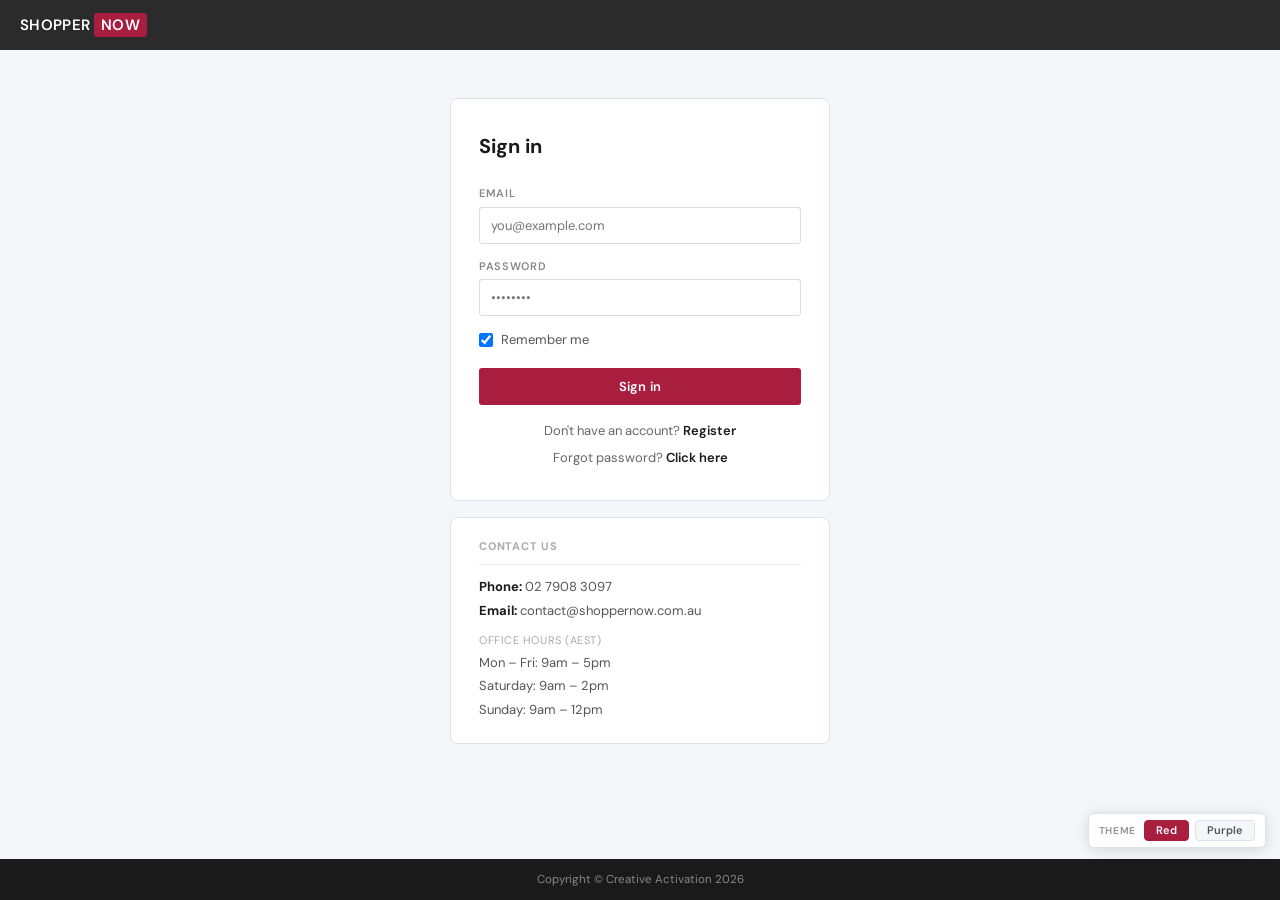
<file: Log in.htm>
<!DOCTYPE html>
<html lang="en">
<head>
<meta charset="UTF-8">
<script>document.documentElement.setAttribute('data-theme',localStorage.getItem('sn-theme')||'red');</script>
<meta name="viewport" content="width=device-width, initial-scale=1.0">
<title>Log in — ShopperNow</title>
<link rel="preconnect" href="https://fonts.googleapis.com">
<link href="https://fonts.googleapis.com/css2?family=DM+Sans:wght@400;500;600&display=swap" rel="stylesheet">
<style>
  :root { --brand: #A91E3F; --brand-dark: #8a1833; }
  [data-theme="purple"] { --brand: #7535DE; --brand-dark: #5e28b8; }

  *, *::before, *::after { box-sizing: border-box; margin: 0; padding: 0; }

  body {
    font-family: 'DM Sans', -apple-system, BlinkMacSystemFont, "Segoe UI", sans-serif;
    font-size: 14px;
    background: #f4f6f9;
    color: #1a1a1a;
    line-height: 1.5;
    min-height: 100vh;
    display: flex; flex-direction: column;
  }

  .login-header {
    background: #2b2b2b;
    padding: 0 20px;
    height: 50px;
    display: flex; align-items: center;
  }
  .header-logo { font-size: 15px; font-weight: 600; color: #fff; text-decoration: none; letter-spacing: 0.02em; }
  .header-logo span { background: var(--brand); color: #fff; padding: 2px 7px; border-radius: 3px; margin-left: 4px; }

  .login-body {
    flex: 1;
    display: flex; align-items: flex-start; justify-content: center;
    padding: 48px 16px 48px;
  }

  .login-wrap {
    width: 100%; max-width: 380px;
  }

  .login-card {
    background: #fff; border: 0.5px solid #dde1ea; border-radius: 8px;
    padding: 32px 28px;
    margin-bottom: 16px;
  }

  .login-title {
    font-size: 20px; font-weight: 700; margin-bottom: 24px;
  }

  .form-group { margin-bottom: 14px; }
  .form-label {
    font-size: 11px; font-weight: 600; letter-spacing: 0.06em;
    text-transform: uppercase; color: #888;
    display: block; margin-bottom: 5px;
  }
  .form-control {
    width: 100%; padding: 9px 11px;
    border: 1px solid #ddd; border-radius: 3px;
    font-size: 13px; font-family: inherit;
    background: #fff; color: #1a1a1a;
  }
  .form-control:focus { outline: none; border-color: #999; }

  .checkbox-row {
    display: flex; align-items: center; gap: 8px;
    margin-bottom: 18px;
  }
  .checkbox-row input { width: 14px; height: 14px; cursor: pointer; }
  .checkbox-row label { font-size: 13px; color: #555; cursor: pointer; }

  .btn-signin {
    width: 100%; padding: 10px;
    background: var(--brand); color: #fff;
    border: none; border-radius: 3px;
    font-size: 13px; font-weight: 600; font-family: inherit;
    cursor: pointer; letter-spacing: 0.02em;
    margin-bottom: 16px;
  }
  .btn-signin:hover { background: var(--brand-dark); }

  .login-links {
    display: flex; flex-direction: column; gap: 8px;
    text-align: center; font-size: 13px; color: #666;
  }
  .login-links a { color: #1a1a1a; text-decoration: none; font-weight: 600; }
  .login-links a:hover { text-decoration: underline; }

  /* Contact card */
  .contact-card {
    background: #fff; border: 0.5px solid #dde1ea; border-radius: 8px;
    padding: 20px 28px;
  }
  .contact-title {
    font-size: 11px; font-weight: 700; letter-spacing: 0.07em;
    text-transform: uppercase; color: #aaa;
    margin-bottom: 12px; padding-bottom: 10px;
    border-bottom: 1px solid #f0f0f0;
  }
  .contact-item { font-size: 13px; color: #555; margin-bottom: 4px; }
  .contact-item strong { color: #1a1a1a; }
  .contact-section { margin-bottom: 12px; }
  .contact-section:last-child { margin-bottom: 0; }

  .login-footer {
    text-align: center; padding: 12px;
    font-size: 11.5px; color: #888;
    background: #1a1a1a; position: fixed; bottom: 0; left: 0; right: 0; z-index: 90;
  }
  body { padding-bottom: 40px; }
</style>
</head>
<body>

<div class="login-header">
  <a class="header-logo" href="index.html">SHOPPER<span>NOW</span></a>
</div>

<div class="login-body">
  <div class="login-wrap">

    <div class="login-card">
      <div class="login-title">Sign in</div>

      <form action="#" method="post">
        <div class="form-group">
          <label class="form-label" for="email">Email</label>
          <input class="form-control" type="email" id="email" name="email" placeholder="you@example.com" autocomplete="email">
        </div>
        <div class="form-group">
          <label class="form-label" for="password">Password</label>
          <input class="form-control" type="password" id="password" name="password" placeholder="••••••••" autocomplete="current-password">
        </div>
        <div class="checkbox-row">
          <input type="checkbox" id="remember" name="remember" checked>
          <label for="remember">Remember me</label>
        </div>
        <button type="submit" class="btn-signin">Sign in</button>
        <div class="login-links">
          <span>Don't have an account? <a href="https://shoppernow.com.au/Account/LandingPage.aspx">Register</a></span>
          <span>Forgot password? <a href="https://shoppernow.com.au/Account/Forgot.aspx">Click here</a></span>
        </div>
      </form>
    </div>

    <div class="contact-card">
      <div class="contact-title">Contact Us</div>
      <div class="contact-section">
        <div class="contact-item"><strong>Phone:</strong> 02 7908 3097</div>
        <div class="contact-item"><strong>Email:</strong> contact@shoppernow.com.au</div>
      </div>
      <div class="contact-section">
        <div class="contact-item" style="font-size:11px; text-transform:uppercase; letter-spacing:0.05em; color:#aaa; margin-bottom:4px;">Office Hours (AEST)</div>
        <div class="contact-item">Mon – Fri: 9am – 5pm</div>
        <div class="contact-item">Saturday: 9am – 2pm</div>
        <div class="contact-item">Sunday: 9am – 12pm</div>
      </div>
    </div>

  </div>
</div>

<div class="login-footer">Copyright &copy; Creative Activation 2026</div>


<script src="assets/theme-switcher.js"></script>
</body>
</html>
</file>
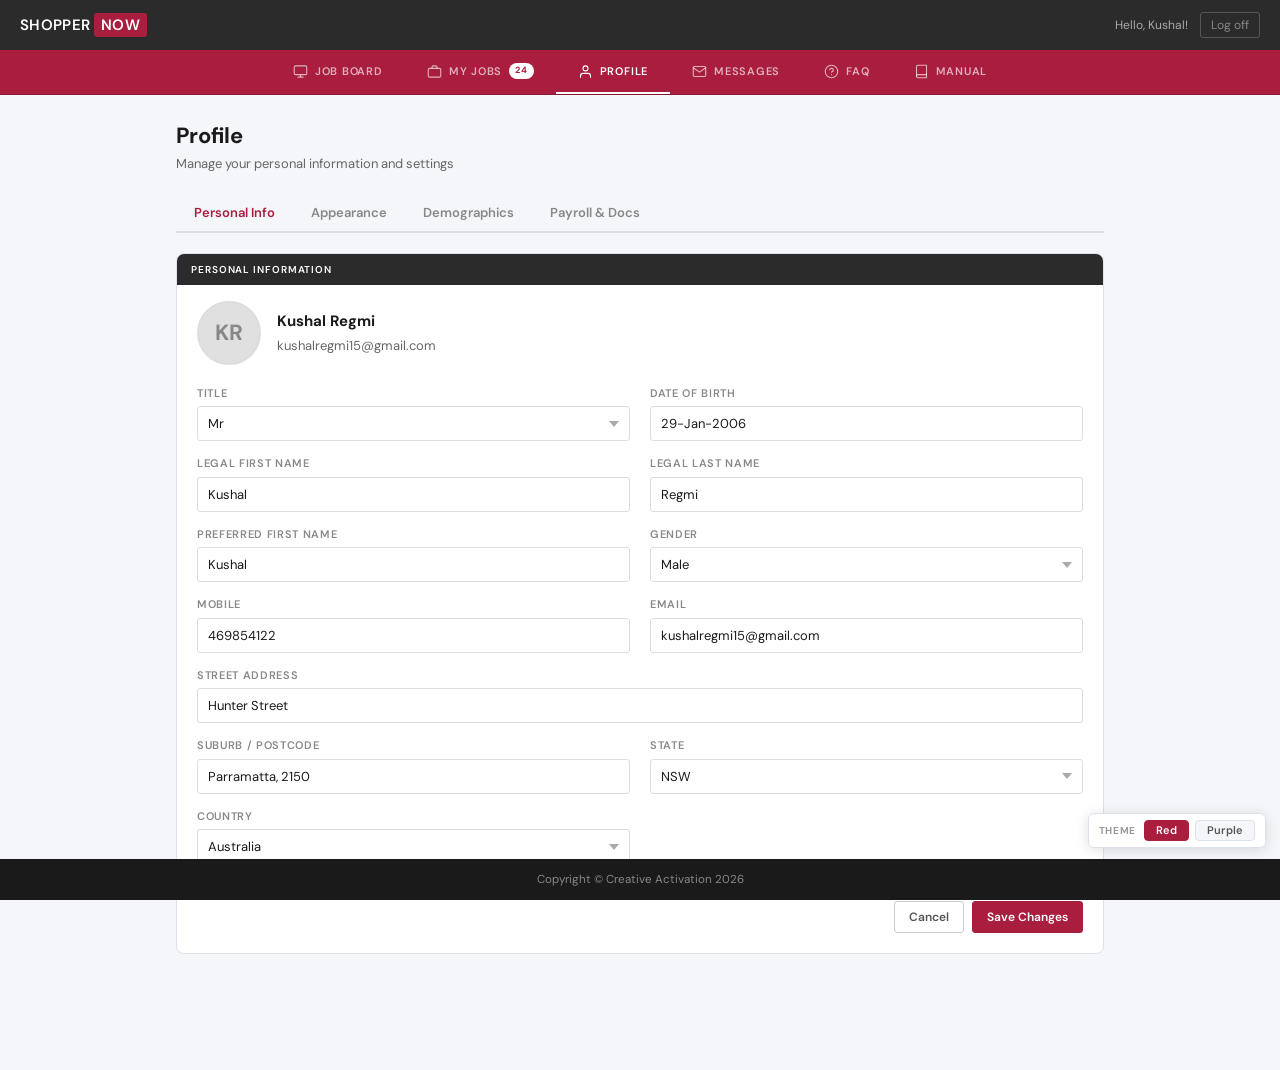
<file: Profile.htm>
<!DOCTYPE html>
<html lang="en">
<head>
<meta charset="UTF-8">
<script>document.documentElement.setAttribute('data-theme',localStorage.getItem('sn-theme')||'red');</script>
<meta name="viewport" content="width=device-width, initial-scale=1.0">
<title>Profile — ShopperNow</title>
<link rel="preconnect" href="https://fonts.googleapis.com">
<link href="https://fonts.googleapis.com/css2?family=DM+Sans:wght@400;500;600&display=swap" rel="stylesheet">
<style>
  :root { --brand: #A91E3F; --brand-dark: #8a1833; }
  [data-theme="purple"] { --brand: #7535DE; --brand-dark: #5e28b8; }

  *, *::before, *::after { box-sizing: border-box; margin: 0; padding: 0; }

  body {
    font-family: 'DM Sans', -apple-system, BlinkMacSystemFont, "Segoe UI", sans-serif;
    font-size: 14px;
    background: #f4f6f9;
    color: #1a1a1a;
    line-height: 1.5;
  }

  header {
    background: #2b2b2b; color: #fff; padding: 0 20px; height: 50px;
    display: flex; align-items: center; justify-content: space-between;
    position: sticky; top: 0; z-index: 100;
  }
  .header-logo { font-size: 15px; font-weight: 600; color: #fff; text-decoration: none; letter-spacing: 0.02em; }
  .header-logo span { background: var(--brand); color: #fff; padding: 2px 7px; border-radius: 3px; margin-left: 4px; }
  .header-user { font-size: 12px; color: #aaa; display: flex; align-items: center; gap: 12px; }
  .header-user a { color: #888; text-decoration: none; font-size: 12px; border: 0.5px solid #555; padding: 3px 10px; border-radius: 3px; }
  .header-user a:hover { color: #fff; border-color: #888; }

  nav.top-nav {
    background: var(--brand);
    display: flex; gap: 0;
    justify-content: center;
    border-bottom: 1px solid var(--brand-dark);
    overflow-x: auto;
    -ms-overflow-style: none; scrollbar-width: none;
  }
  nav.top-nav::-webkit-scrollbar { display: none; }
  nav.top-nav a {
    display: flex; align-items: center; gap: 7px;
    padding: 0 22px; height: 44px;
    font-size: 11px; font-weight: 600; letter-spacing: 0.07em; text-transform: uppercase;
    color: rgba(255,255,255,0.65); text-decoration: none; white-space: nowrap;
    border-bottom: 2px solid transparent;
  }
  nav.top-nav a:hover { color: #fff; }
  nav.top-nav a.active { color: #fff; border-bottom-color: #fff; }
  nav.top-nav a svg { width: 15px; height: 15px; stroke: currentColor; fill: none; stroke-width: 1.75; stroke-linecap: round; stroke-linejoin: round; flex-shrink: 0; }
  .badge { background: #fff; color: var(--brand); font-size: 9px; font-weight: 700; border-radius: 20px; padding: 1px 6px; min-width: 18px; text-align: center; }

  main { max-width: 960px; margin: 0 auto; padding: 24px 16px 60px; }

  .page-header { display: flex; align-items: center; justify-content: space-between; margin-bottom: 20px; flex-wrap: wrap; gap: 10px; }
  .page-title { font-size: 22px; font-weight: 700; }
  .page-subtitle { font-size: 13px; color: #666; margin-top: 2px; }

  /* TABS */
  .tab-bar {
    display: flex; gap: 0;
    border-bottom: 2px solid #ddd;
    margin-bottom: 20px;
    overflow-x: auto; scrollbar-width: none;
  }
  .tab-bar::-webkit-scrollbar { display: none; }
  .tab-btn {
    padding: 10px 18px; border: none; background: none;
    font-size: 13px; font-weight: 600; font-family: inherit;
    color: #888; cursor: pointer; white-space: nowrap;
    border-bottom: 2px solid transparent; margin-bottom: -2px;
  }
  .tab-btn:hover { color: #1a1a1a; }
  .tab-btn.active { color: var(--brand); border-bottom-color: var(--brand); }

  .tab-panel { display: none; }
  .tab-panel.active { display: block; }

  /* FORM */
  .form-grid { display: grid; grid-template-columns: 1fr 1fr; gap: 14px 20px; }
  .form-grid.full { grid-template-columns: 1fr; }
  .form-group { margin-bottom: 0; }
  .form-group.span2 { grid-column: 1 / -1; }

  .form-label {
    font-size: 11px; font-weight: 600; letter-spacing: 0.06em;
    text-transform: uppercase; color: #888;
    display: block; margin-bottom: 5px;
  }
  .form-control {
    width: 100%; padding: 8px 10px;
    border: 1px solid #ddd; border-radius: 3px;
    font-size: 13px; font-family: inherit;
    background: #fff; color: #1a1a1a;
  }
  .form-control:focus { outline: none; border-color: #999; }
  .form-control[disabled] { background: #f9f9f9; color: #888; }
  select.form-control { appearance: none; background-image: url("data:image/svg+xml,%3Csvg xmlns='http://www.w3.org/2000/svg' width='10' height='6' viewBox='0 0 10 6'%3E%3Cpath d='M0 0l5 6 5-6z' fill='%23aaa'/%3E%3C/svg%3E"); background-repeat: no-repeat; background-position: right 10px center; padding-right: 28px; }

  /* CARD PANELS */
  .panel {
    background: #fff; border: 0.5px solid #dde1ea; border-radius: 8px;
    overflow: hidden; margin-bottom: 16px; padding: 20px;
  }
  .panel-title {
    background: #2b2b2b; color: #fff;
    font-size: 10px; font-weight: 600; letter-spacing: 0.09em; text-transform: uppercase;
    padding: 8px 14px;
    margin: -20px -20px 16px;
  }

  /* AVATAR */
  .avatar-row {
    display: flex; align-items: center; gap: 16px; margin-bottom: 20px;
  }
  .avatar-circle {
    width: 64px; height: 64px; border-radius: 50%;
    background: #e0e0e0; border: 2px solid #ddd;
    display: flex; align-items: center; justify-content: center;
    font-size: 22px; font-weight: 700; color: #888;
    flex-shrink: 0;
  }
  .avatar-info { font-size: 13px; color: #666; }
  .avatar-name { font-size: 15px; font-weight: 700; color: #1a1a1a; margin-bottom: 3px; }

  /* BUTTONS */
  .btn {
    padding: 7px 14px; border-radius: 3px;
    font-size: 12px; font-weight: 600; font-family: inherit;
    cursor: pointer; border: 1px solid; text-decoration: none;
    display: inline-flex; align-items: center; gap: 5px;
  }
  .btn-primary { background: var(--brand); color: #fff; border-color: var(--brand); }
  .btn-primary:hover { background: var(--brand-dark); border-color: var(--brand-dark); }
  .btn-ghost { background: #fff; color: #555; border-color: #ccc; }
  .btn-ghost:hover { border-color: #999; color: #1a1a1a; }

  .form-actions {
    display: flex; gap: 8px; justify-content: flex-end;
    margin-top: 20px; padding-top: 16px; border-top: 1px solid #f0f0f0;
  }

  /* INFO ROW (read-only display) */
  .info-row {
    display: flex; gap: 8px; padding: 10px 0;
    border-bottom: 1px solid #f0f0f0; align-items: flex-start;
  }
  .info-row:last-child { border-bottom: none; }
  .info-key { font-size: 11px; font-weight: 600; text-transform: uppercase; letter-spacing: 0.05em; color: #aaa; width: 140px; flex-shrink: 0; padding-top: 1px; }
  .info-val { font-size: 13px; color: #1a1a1a; }

  /* BOTTOM NAV */
  .bottom-nav {
    display: none; position: fixed; bottom: 0; left: 0; right: 0;
    background: #1a1a1a; border-top: 1px solid #2d2d2d;
    padding: 0 0 env(safe-area-inset-bottom, 0); gap: 0; z-index: 150;
  }
  .bnav-item {
    flex: 1; display: flex; flex-direction: column; align-items: center; justify-content: center;
    padding: 9px 4px 10px; gap: 3px; color: #666; text-decoration: none;
    font-size: 10px; font-weight: 500; background: none; border: none; cursor: pointer;
    font-family: inherit; position: relative;
  }
  .bnav-item svg { width: 22px; height: 22px; stroke: currentColor; fill: none; stroke-width: 1.75; stroke-linecap: round; stroke-linejoin: round; }
  .bnav-item.active { color: #fff; }
  .bnav-item.active::before { content: ''; position: absolute; top: 0; left: 25%; right: 25%; height: 2px; background: #fff; border-radius: 0 0 2px 2px; }
  .bnav-badge { position: absolute; top: 6px; left: calc(50% + 8px); background: var(--brand); color: #fff; font-size: 9px; font-weight: 700; border-radius: 10px; padding: 1px 5px; line-height: 1.4; border: 1.5px solid #1a1a1a; }

  footer { background: #1a1a1a; color: #888; text-align: center; padding: 12px; font-size: 11.5px; position: fixed; bottom: 0; left: 0; right: 0; z-index: 90; }
  body { padding-bottom: 40px; }

  @media (max-width: 640px) {
    nav.top-nav { display: none; }
    .bottom-nav { display: flex; }
    header { padding: 0 14px; height: 48px; }
    main { padding: 14px 12px 80px; }
    .form-grid { grid-template-columns: 1fr; }
    .form-group.span2 { grid-column: 1; }
    .info-key { width: 110px; }
  }
</style>
</head>
<body>

<header>
  <a class="header-logo" href="index.html">SHOPPER<span>NOW</span></a>
  <div class="header-user">
    <span>Hello, Kushal!</span>
    <a href="Log in.htm">Log off</a>
  </div>
</header>

<nav class="top-nav">
  <a href="JobBoard.aspx.htm">
    <svg viewBox="0 0 24 24"><rect x="2" y="3" width="20" height="14" rx="2"/><path d="M8 21h8M12 17v4"/></svg>
    Job Board
  </a>
  <a href="shoppernow_JOBS.html">
    <svg viewBox="0 0 24 24"><rect x="2" y="7" width="20" height="14" rx="2"/><path d="M16 7V5a2 2 0 0 0-2-2h-4a2 2 0 0 0-2 2v2"/></svg>
    My Jobs <span class="badge">24</span>
  </a>
  <a href="Profile.htm" class="active">
    <svg viewBox="0 0 24 24"><path d="M20 21v-2a4 4 0 0 0-4-4H8a4 4 0 0 0-4 4v2"/><circle cx="12" cy="7" r="4"/></svg>
    Profile
  </a>
  <a href="ShopperQueryList.aspx.htm">
    <svg viewBox="0 0 24 24"><path d="M4 4h16c1.1 0 2 .9 2 2v12c0 1.1-.9 2-2 2H4c-1.1 0-2-.9-2-2V6c0-1.1.9-2 2-2z"/><polyline points="22,6 12,13 2,6"/></svg>
    Messages
  </a>
  <a href="QueryLanding.aspx.htm">
    <svg viewBox="0 0 24 24"><circle cx="12" cy="12" r="10"/><path d="M9.09 9a3 3 0 0 1 5.83 1c0 2-3 3-3 3"/><line x1="12" y1="17" x2="12.01" y2="17"/></svg>
    FAQ
  </a>
  <a href="ShopperNOWTrainingManual-1.pdf" target="_blank">
    <svg viewBox="0 0 24 24"><path d="M4 19.5A2.5 2.5 0 0 1 6.5 17H20"/><path d="M6.5 2H20v20H6.5A2.5 2.5 0 0 1 4 19.5v-15A2.5 2.5 0 0 1 6.5 2z"/></svg>
    Manual
  </a>
</nav>

<main>
  <div class="page-header">
    <div>
      <div class="page-title">Profile</div>
      <div class="page-subtitle">Manage your personal information and settings</div>
    </div>
  </div>

  <div class="tab-bar">
    <button class="tab-btn active" onclick="showTab('personal', this)">Personal Info</button>
    <button class="tab-btn" onclick="showTab('appearance', this)">Appearance</button>
    <button class="tab-btn" onclick="showTab('demographics', this)">Demographics</button>
    <button class="tab-btn" onclick="showTab('payroll', this)">Payroll &amp; Docs</button>
  </div>

  <!-- PERSONAL INFO -->
  <div class="tab-panel active" id="tab-personal">
    <div class="panel">
      <div class="panel-title">Personal Information</div>
      <div class="avatar-row">
        <div class="avatar-circle">KR</div>
        <div>
          <div class="avatar-name">Kushal Regmi</div>
          <div class="avatar-info">kushalregmi15@gmail.com</div>
        </div>
      </div>
      <div class="form-grid">
        <div class="form-group">
          <label class="form-label">Title</label>
          <select class="form-control">
            <option selected>Mr</option>
            <option>Ms</option>
            <option>Mrs</option>
            <option>Dr</option>
          </select>
        </div>
        <div class="form-group">
          <label class="form-label">Date of Birth</label>
          <input class="form-control" type="text" value="29-Jan-2006">
        </div>
        <div class="form-group">
          <label class="form-label">Legal First Name</label>
          <input class="form-control" type="text" value="Kushal">
        </div>
        <div class="form-group">
          <label class="form-label">Legal Last Name</label>
          <input class="form-control" type="text" value="Regmi">
        </div>
        <div class="form-group">
          <label class="form-label">Preferred First Name</label>
          <input class="form-control" type="text" value="Kushal">
        </div>
        <div class="form-group">
          <label class="form-label">Gender</label>
          <select class="form-control">
            <option selected>Male</option>
            <option>Female</option>
            <option>Non-binary</option>
            <option>Prefer not to say</option>
          </select>
        </div>
        <div class="form-group">
          <label class="form-label">Mobile</label>
          <input class="form-control" type="tel" value="469854122">
        </div>
        <div class="form-group">
          <label class="form-label">Email</label>
          <input class="form-control" type="email" value="kushalregmi15@gmail.com">
        </div>
        <div class="form-group span2">
          <label class="form-label">Street Address</label>
          <input class="form-control" type="text" value="Hunter Street">
        </div>
        <div class="form-group">
          <label class="form-label">Suburb / Postcode</label>
          <input class="form-control" type="text" value="Parramatta, 2150">
        </div>
        <div class="form-group">
          <label class="form-label">State</label>
          <select class="form-control">
            <option selected>NSW</option>
            <option>VIC</option>
            <option>QLD</option>
            <option>WA</option>
            <option>SA</option>
            <option>TAS</option>
            <option>ACT</option>
            <option>NT</option>
          </select>
        </div>
        <div class="form-group">
          <label class="form-label">Country</label>
          <select class="form-control">
            <option selected>Australia</option>
            <option>New Zealand</option>
          </select>
        </div>
      </div>
      <div class="form-actions">
        <button class="btn btn-ghost">Cancel</button>
        <button class="btn btn-primary">Save Changes</button>
      </div>
    </div>
  </div>

  <!-- APPEARANCE -->
  <div class="tab-panel" id="tab-appearance">
    <div class="panel">
      <div class="panel-title">Appearance</div>
      <div class="form-grid">
        <div class="form-group">
          <label class="form-label">Height</label>
          <select class="form-control">
            <option selected>Average</option>
            <option>Short</option>
            <option>Tall</option>
          </select>
        </div>
        <div class="form-group">
          <label class="form-label">Hair Colour</label>
          <select class="form-control">
            <option selected>Black</option>
            <option>Auburn</option>
            <option>Bald</option>
            <option>Blonde</option>
            <option>White/Grey</option>
            <option>Brown</option>
            <option>Other</option>
          </select>
        </div>
        <div class="form-group">
          <label class="form-label">Eye Colour</label>
          <select class="form-control">
            <option selected>Brown</option>
            <option>Blue</option>
            <option>Green</option>
            <option>Grey</option>
            <option>Hazel</option>
            <option>Other</option>
          </select>
        </div>
        <div class="form-group">
          <label class="form-label">Dyed Hair</label>
          <select class="form-control">
            <option value="no" selected>No</option>
            <option value="yes">Yes — Dyed hair to blonde</option>
          </select>
        </div>
      </div>
      <div class="form-actions">
        <button class="btn btn-ghost">Cancel</button>
        <button class="btn btn-primary">Save Changes</button>
      </div>
    </div>
  </div>

  <!-- DEMOGRAPHICS -->
  <div class="tab-panel" id="tab-demographics">
    <div class="panel">
      <div class="panel-title">Demographics</div>
      <div class="form-grid">
        <div class="form-group">
          <label class="form-label">Marital Status</label>
          <select class="form-control">
            <option selected>Single</option>
            <option>Married</option>
            <option>Divorced</option>
            <option>De-facto</option>
            <option>Separated</option>
            <option>Widowed</option>
            <option>Would rather not say</option>
          </select>
        </div>
        <div class="form-group">
          <label class="form-label">Residence</label>
          <select class="form-control">
            <option selected>Renting</option>
            <option>Home Owner</option>
            <option>Boarding</option>
            <option>Living with parents</option>
            <option>Would rather not say</option>
          </select>
        </div>
        <div class="form-group">
          <label class="form-label">Employment Status</label>
          <select class="form-control">
            <option>Student</option>
            <option>Casual</option>
            <option>Employed Part Time</option>
            <option>Employed Full Time</option>
            <option selected>Self Employed</option>
            <option>Homemaker</option>
            <option>Retired</option>
            <option>Unemployed</option>
            <option>Other</option>
          </select>
        </div>
        <div class="form-group">
          <label class="form-label">Household Income</label>
          <select class="form-control">
            <option selected>Under $20,000</option>
            <option>$21,000 – $49,999</option>
            <option>$50,000 – $79,999</option>
            <option>$80,000 – $109,999</option>
            <option>$110,000 – $139,999</option>
            <option>$140,000+</option>
            <option>Would rather not say</option>
          </select>
        </div>
        <div class="form-group">
          <label class="form-label">Education Level</label>
          <select class="form-control">
            <option>Some High School</option>
            <option>High School Certificate</option>
            <option>TAFE</option>
            <option>Trade</option>
            <option>Certificate/Diploma</option>
            <option selected>University</option>
            <option>Would rather not say</option>
          </select>
        </div>
        <div class="form-group">
          <label class="form-label">Mobile Carrier</label>
          <select class="form-control">
            <option selected>Telstra</option>
            <option>Optus</option>
            <option>Vodafone</option>
            <option>Other</option>
            <option>Would rather not say</option>
          </select>
        </div>
      </div>
      <div class="form-actions">
        <button class="btn btn-ghost">Cancel</button>
        <button class="btn btn-primary">Save Changes</button>
      </div>
    </div>
  </div>

  <!-- PAYROLL & DOCS -->
  <div class="tab-panel" id="tab-payroll">
    <div class="panel">
      <div class="panel-title">Identity &amp; Visa</div>
      <div class="info-row">
        <div class="info-key">Visa Status</div>
        <div class="info-val">Student Visa (PA4201511)</div>
      </div>
      <div class="info-row">
        <div class="info-key">Visa Expiry</div>
        <div class="info-val">14-Sep-2028</div>
      </div>
      <div class="info-row">
        <div class="info-key">ID Document</div>
        <div class="info-val"><a href="#" style="color:var(--brand); font-weight:600;">View uploaded document</a></div>
      </div>
    </div>

    <div class="panel">
      <div class="panel-title">Bank &amp; Super</div>
      <div class="info-row">
        <div class="info-key">Bank Account</div>
        <div class="info-val">474928466 (on file)</div>
      </div>
      <div class="info-row">
        <div class="info-key">Super Fund</div>
        <div class="info-val">The super fund nominated by my employer</div>
      </div>
      <div class="info-row">
        <div class="info-key">Tax File</div>
        <div class="info-val">On file — verified</div>
      </div>
      <div class="form-actions">
        <button class="btn btn-ghost">Update Bank Details</button>
      </div>
    </div>
  </div>

</main>

<footer>Copyright &copy; Creative Activation 2026</footer>

<!-- Bottom Nav (mobile) -->
<nav class="bottom-nav">
  <a class="bnav-item" href="JobBoard.aspx.htm">
    <svg viewBox="0 0 24 24"><rect x="2" y="3" width="20" height="14" rx="2"/><path d="M8 21h8M12 17v4"/></svg>
    Board
  </a>
  <a class="bnav-item" href="shoppernow_JOBS.html">
    <svg viewBox="0 0 24 24"><rect x="2" y="7" width="20" height="14" rx="2"/><path d="M16 7V5a2 2 0 0 0-2-2h-4a2 2 0 0 0-2 2v2"/></svg>
    My Jobs
    <span class="bnav-badge">24</span>
  </a>
  <a class="bnav-item active" href="Profile.htm">
    <svg viewBox="0 0 24 24"><path d="M20 21v-2a4 4 0 0 0-4-4H8a4 4 0 0 0-4 4v2"/><circle cx="12" cy="7" r="4"/></svg>
    Profile
  </a>
  <a class="bnav-item" href="ShopperQueryList.aspx.htm">
    <svg viewBox="0 0 24 24"><path d="M4 4h16c1.1 0 2 .9 2 2v12c0 1.1-.9 2-2 2H4c-1.1 0-2-.9-2-2V6c0-1.1.9-2 2-2z"/><polyline points="22,6 12,13 2,6"/></svg>
    Messages
  </a>
  <a class="bnav-item" href="QueryLanding.aspx.htm">
    <svg viewBox="0 0 24 24"><circle cx="12" cy="12" r="10"/><path d="M9.09 9a3 3 0 0 1 5.83 1c0 2-3 3-3 3"/><line x1="12" y1="17" x2="12.01" y2="17"/></svg>
    FAQ
  </a>
</nav>

<script>
function showTab(id, btn) {
  document.querySelectorAll('.tab-panel').forEach(p => p.classList.remove('active'));
  document.querySelectorAll('.tab-btn').forEach(b => b.classList.remove('active'));
  document.getElementById('tab-' + id).classList.add('active');
  btn.classList.add('active');
}
</script>

<script src="assets/theme-switcher.js"></script>
</body>
</html>
</file>
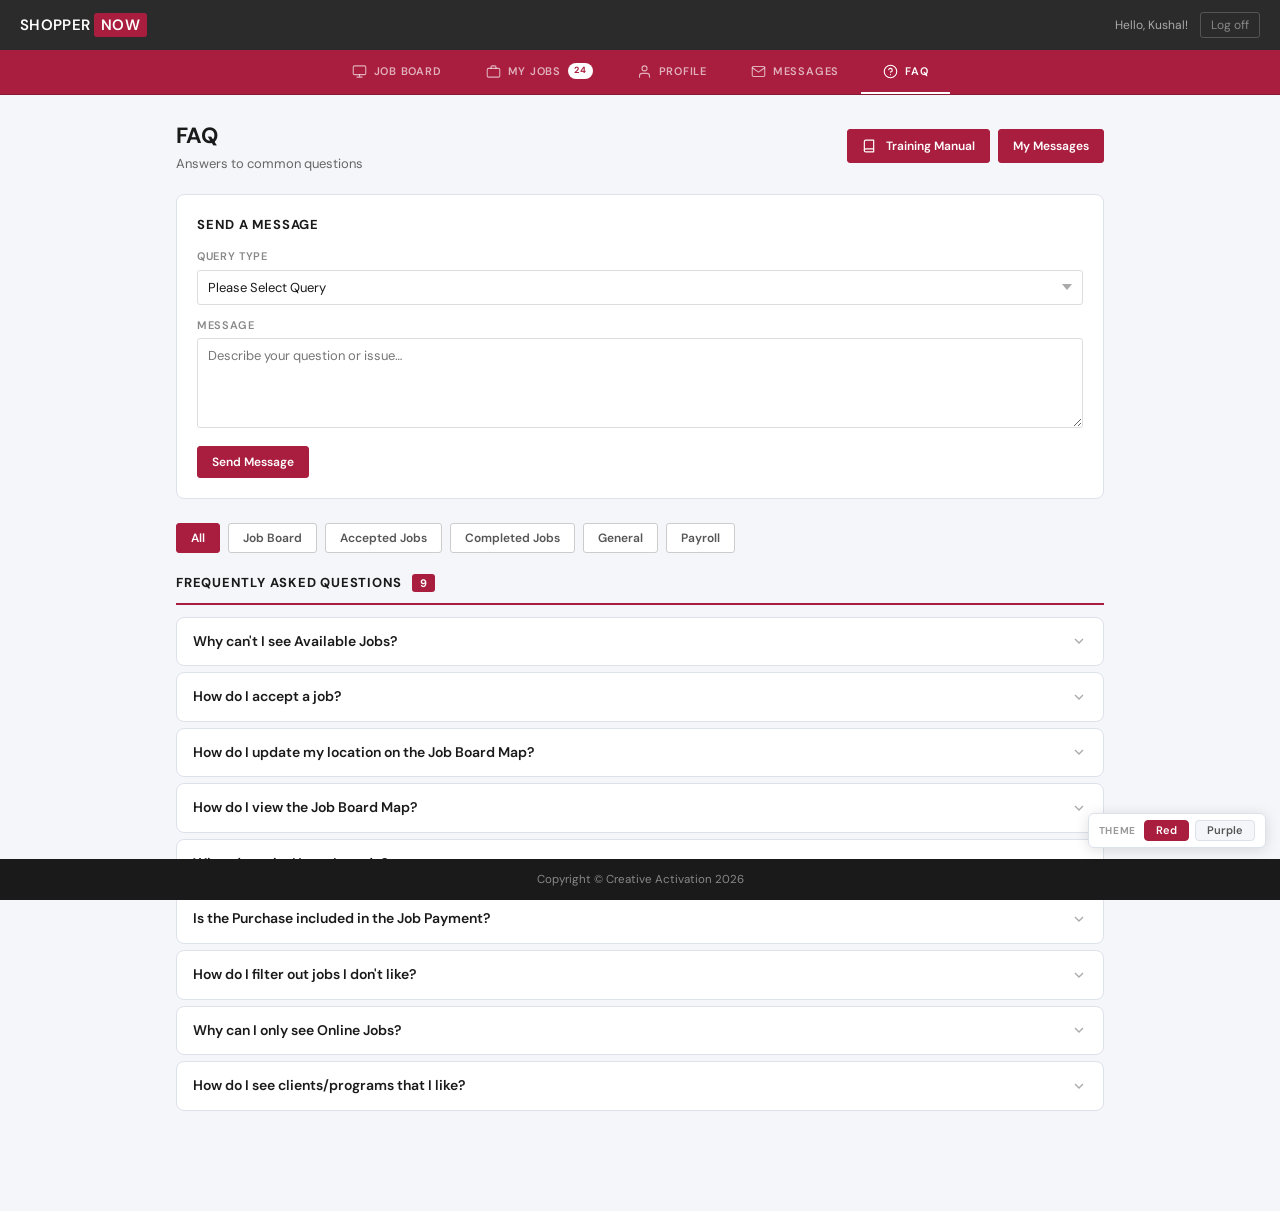
<file: QueryLanding.aspx.htm>
<!DOCTYPE html>
<html lang="en">
<head>
<meta charset="UTF-8">
<script>document.documentElement.setAttribute('data-theme',localStorage.getItem('sn-theme')||'red');</script>
<meta name="viewport" content="width=device-width, initial-scale=1.0">
<title>FAQ — ShopperNow</title>
<link rel="preconnect" href="https://fonts.googleapis.com">
<link href="https://fonts.googleapis.com/css2?family=DM+Sans:wght@400;500;600&display=swap" rel="stylesheet">
<style>
  :root { --brand: #A91E3F; --brand-dark: #8a1833; }
  [data-theme="purple"] { --brand: #7535DE; --brand-dark: #5e28b8; }

  *, *::before, *::after { box-sizing: border-box; margin: 0; padding: 0; }

  body {
    font-family: 'DM Sans', -apple-system, BlinkMacSystemFont, "Segoe UI", sans-serif;
    font-size: 14px;
    background: #f4f6f9;
    color: #1a1a1a;
    line-height: 1.5;
  }

  header {
    background: #2b2b2b; color: #fff; padding: 0 20px; height: 50px;
    display: flex; align-items: center; justify-content: space-between;
    position: sticky; top: 0; z-index: 100;
  }
  .header-logo { font-size: 15px; font-weight: 600; color: #fff; text-decoration: none; letter-spacing: 0.02em; }
  .header-logo span { background: var(--brand); color: #fff; padding: 2px 7px; border-radius: 3px; margin-left: 4px; }
  .header-user { font-size: 12px; color: #aaa; display: flex; align-items: center; gap: 12px; }
  .header-user a { color: #888; text-decoration: none; font-size: 12px; border: 0.5px solid #555; padding: 3px 10px; border-radius: 3px; }
  .header-user a:hover { color: #fff; border-color: #888; }

  nav.top-nav {
    background: var(--brand);
    display: flex; gap: 0;
    justify-content: center;
    border-bottom: 1px solid var(--brand-dark);
    overflow-x: auto;
    -ms-overflow-style: none; scrollbar-width: none;
  }
  nav.top-nav::-webkit-scrollbar { display: none; }
  nav.top-nav a {
    display: flex; align-items: center; gap: 7px;
    padding: 0 22px; height: 44px;
    font-size: 11px; font-weight: 600; letter-spacing: 0.07em; text-transform: uppercase;
    color: rgba(255,255,255,0.65); text-decoration: none; white-space: nowrap;
    border-bottom: 2px solid transparent;
  }
  nav.top-nav a:hover { color: #fff; }
  nav.top-nav a.active { color: #fff; border-bottom-color: #fff; }
  nav.top-nav a svg { width: 15px; height: 15px; stroke: currentColor; fill: none; stroke-width: 1.75; stroke-linecap: round; stroke-linejoin: round; flex-shrink: 0; }
  .badge { background: #fff; color: var(--brand); font-size: 9px; font-weight: 700; border-radius: 20px; padding: 1px 6px; min-width: 18px; text-align: center; }

  main { max-width: 960px; margin: 0 auto; padding: 24px 16px 60px; }

  .page-header {
    display: flex; align-items: center; justify-content: space-between;
    margin-bottom: 20px; flex-wrap: wrap; gap: 10px;
  }
  .page-title { font-size: 22px; font-weight: 700; }
  .page-subtitle { font-size: 13px; color: #666; margin-top: 2px; }

  /* CATEGORY SELECTOR */
  .category-bar {
    display: flex; gap: 8px; flex-wrap: wrap; margin-bottom: 20px;
  }
  .cat-chip {
    padding: 6px 14px; border-radius: 3px;
    border: 1px solid #ccc;
    background: #fff; color: #555;
    font-size: 12px; font-weight: 600; font-family: inherit; cursor: pointer;
  }
  .cat-chip:hover { border-color: #999; color: #1a1a1a; }
  .cat-chip.active { background: var(--brand); color: #fff; border-color: var(--brand); }

  /* SECTION HEADER */
  .section-header {
    display: flex; align-items: center; gap: 10px;
    margin-bottom: 12px; padding-bottom: 10px;
    border-bottom: 2px solid var(--brand);
  }
  .section-title { font-size: 13px; font-weight: 700; letter-spacing: 0.06em; text-transform: uppercase; }
  .section-count { background: var(--brand); color: #fff; border-radius: 3px; padding: 1px 8px; font-size: 11px; font-weight: 700; }

  /* FAQ ACCORDIONS */
  .faq-list { display: flex; flex-direction: column; gap: 6px; }

  .faq-item {
    background: #fff; border: 0.5px solid #dde1ea; border-radius: 8px;
    overflow: hidden;
  }
  .faq-q {
    width: 100%; text-align: left; padding: 14px 16px;
    font-size: 14px; font-weight: 600; color: #1a1a1a;
    background: none; border: none; cursor: pointer;
    font-family: inherit; line-height: 1.4;
    display: flex; align-items: center; justify-content: space-between; gap: 12px;
  }
  .faq-q:hover { background: #fafafa; }
  .faq-q svg { width: 16px; height: 16px; stroke: #aaa; fill: none; stroke-width: 2; flex-shrink: 0; transition: transform 0.2s; }
  .faq-item.open .faq-q svg { transform: rotate(180deg); }

  .faq-a {
    display: none; padding: 0 16px 16px; font-size: 13px; color: #555; line-height: 1.7;
    border-top: 1px solid #f0f0f0;
  }
  .faq-a p { margin-top: 12px; }
  .faq-a p:first-child { margin-top: 12px; }
  .faq-a ol, .faq-a ul { margin-top: 8px; padding-left: 20px; }
  .faq-a li { margin-bottom: 4px; }
  .faq-a strong { color: #1a1a1a; }
  .faq-item.open .faq-a { display: block; }

  /* SEND MESSAGE */
  .send-msg-card {
    background: #fff; border: 0.5px solid #dde1ea; border-radius: 8px;
    padding: 20px; margin-bottom: 16px;
  }
  .send-msg-title { font-size: 13px; font-weight: 700; letter-spacing: 0.06em; text-transform: uppercase; margin-bottom: 14px; }
  .form-group { margin-bottom: 12px; }
  .form-label { font-size: 11px; font-weight: 600; letter-spacing: 0.06em; text-transform: uppercase; color: #888; display: block; margin-bottom: 5px; }
  .form-control { width: 100%; padding: 8px 10px; border: 1px solid #ddd; border-radius: 3px; font-size: 13px; font-family: inherit; background: #fff; color: #1a1a1a; }
  .form-control:focus { outline: none; border-color: #999; }
  select.form-control { appearance: none; background-image: url("data:image/svg+xml,%3Csvg xmlns='http://www.w3.org/2000/svg' width='10' height='6' viewBox='0 0 10 6'%3E%3Cpath d='M0 0l5 6 5-6z' fill='%23aaa'/%3E%3C/svg%3E"); background-repeat: no-repeat; background-position: right 10px center; padding-right: 28px; }
  textarea.form-control { resize: vertical; min-height: 90px; }

  .btn { padding: 7px 14px; border-radius: 3px; font-size: 12px; font-weight: 600; font-family: inherit; cursor: pointer; border: 1px solid; text-decoration: none; display: inline-flex; align-items: center; gap: 5px; }
  .btn-primary { background: var(--brand); color: #fff; border-color: var(--brand); }
  .btn-primary:hover { background: var(--brand-dark); border-color: var(--brand-dark); }

  /* BOTTOM NAV */
  .bottom-nav {
    display: none; position: fixed; bottom: 0; left: 0; right: 0;
    background: #1a1a1a; border-top: 1px solid #2d2d2d;
    padding: 0 0 env(safe-area-inset-bottom, 0); gap: 0; z-index: 150;
  }
  .bnav-item {
    flex: 1; display: flex; flex-direction: column; align-items: center; justify-content: center;
    padding: 9px 4px 10px; gap: 3px; color: #666; text-decoration: none;
    font-size: 10px; font-weight: 500; background: none; border: none; cursor: pointer;
    font-family: inherit; position: relative;
  }
  .bnav-item svg { width: 22px; height: 22px; stroke: currentColor; fill: none; stroke-width: 1.75; stroke-linecap: round; stroke-linejoin: round; }
  .bnav-item.active { color: #fff; }
  .bnav-item.active::before { content: ''; position: absolute; top: 0; left: 25%; right: 25%; height: 2px; background: #fff; border-radius: 0 0 2px 2px; }
  .bnav-badge { position: absolute; top: 6px; left: calc(50% + 8px); background: var(--brand); color: #fff; font-size: 9px; font-weight: 700; border-radius: 10px; padding: 1px 5px; line-height: 1.4; border: 1.5px solid #1a1a1a; }

  footer { background: #1a1a1a; color: #888; text-align: center; padding: 12px; font-size: 11.5px; position: fixed; bottom: 0; left: 0; right: 0; z-index: 90; }
  body { padding-bottom: 40px; }

  @media (max-width: 640px) {
    nav.top-nav { display: none; }
    .bottom-nav { display: flex; }
    header { padding: 0 14px; height: 48px; }
    main { padding: 14px 12px 80px; }
    .category-bar { gap: 6px; }
    .cat-chip { padding: 6px 10px; }
  }
</style>
</head>
<body>

<header>
  <a class="header-logo" href="index.html">SHOPPER<span>NOW</span></a>
  <div class="header-user">
    <span>Hello, Kushal!</span>
    <a href="Log in.htm">Log off</a>
  </div>
</header>

<nav class="top-nav">
  <a href="JobBoard.aspx.htm">
    <svg viewBox="0 0 24 24"><rect x="2" y="3" width="20" height="14" rx="2"/><path d="M8 21h8M12 17v4"/></svg>
    Job Board
  </a>
  <a href="shoppernow_JOBS.html">
    <svg viewBox="0 0 24 24"><rect x="2" y="7" width="20" height="14" rx="2"/><path d="M16 7V5a2 2 0 0 0-2-2h-4a2 2 0 0 0-2 2v2"/></svg>
    My Jobs <span class="badge">24</span>
  </a>
  <a href="Profile.htm">
    <svg viewBox="0 0 24 24"><path d="M20 21v-2a4 4 0 0 0-4-4H8a4 4 0 0 0-4 4v2"/><circle cx="12" cy="7" r="4"/></svg>
    Profile
  </a>
  <a href="ShopperQueryList.aspx.htm">
    <svg viewBox="0 0 24 24"><path d="M4 4h16c1.1 0 2 .9 2 2v12c0 1.1-.9 2-2 2H4c-1.1 0-2-.9-2-2V6c0-1.1.9-2 2-2z"/><polyline points="22,6 12,13 2,6"/></svg>
    Messages
  </a>
  <a href="QueryLanding.aspx.htm" class="active">
    <svg viewBox="0 0 24 24"><circle cx="12" cy="12" r="10"/><path d="M9.09 9a3 3 0 0 1 5.83 1c0 2-3 3-3 3"/><line x1="12" y1="17" x2="12.01" y2="17"/></svg>
    FAQ
  </a>
</nav>

<main>
  <div class="page-header">
    <div>
      <div class="page-title">FAQ</div>
      <div class="page-subtitle">Answers to common questions</div>
    </div>
    <div style="display:flex;gap:8px;flex-wrap:wrap;">
      <a class="btn btn-primary" href="ShopperNOWTrainingManual-1.pdf" target="_blank">
        <svg viewBox="0 0 24 24" style="width:14px;height:14px;stroke:currentColor;fill:none;stroke-width:2;stroke-linecap:round;stroke-linejoin:round;margin-right:5px;vertical-align:middle;"><path d="M4 19.5A2.5 2.5 0 0 1 6.5 17H20"/><path d="M6.5 2H20v20H6.5A2.5 2.5 0 0 1 4 19.5v-15A2.5 2.5 0 0 1 6.5 2z"/></svg>
        Training Manual
      </a>
      <a class="btn btn-primary" href="ShopperQueryList.aspx.htm">My Messages</a>
    </div>
  </div>

  <!-- Send a message -->
  <div class="send-msg-card" style="margin-bottom: 24px;">
    <div class="send-msg-title">Send a Message</div>
    <div class="form-group">
      <label class="form-label">Query Type</label>
      <select class="form-control">
        <option value="">Please Select Query</option>
        <option>Job Board</option>
        <option>Accepted Jobs</option>
        <option>Completed Jobs</option>
        <option>Data Submitted</option>
        <option>General</option>
        <option>Payroll/Payment</option>
      </select>
    </div>
    <div class="form-group">
      <label class="form-label">Message</label>
      <textarea class="form-control" placeholder="Describe your question or issue…"></textarea>
    </div>
    <button class="btn btn-primary">Send Message</button>
  </div>

  <!-- Category filter -->
  <div class="category-bar" id="catBar">
    <button class="cat-chip active" onclick="filterFaq('all', this)">All</button>
    <button class="cat-chip" onclick="filterFaq('job-board', this)">Job Board</button>
    <button class="cat-chip" onclick="filterFaq('accepted', this)">Accepted Jobs</button>
    <button class="cat-chip" onclick="filterFaq('completed', this)">Completed Jobs</button>
    <button class="cat-chip" onclick="filterFaq('general', this)">General</button>
    <button class="cat-chip" onclick="filterFaq('payroll', this)">Payroll</button>
  </div>

  <div class="section-header">
    <div class="section-title">Frequently Asked Questions</div>
    <div class="section-count" id="faqCount">9</div>
  </div>

  <div class="faq-list" id="faqList">

    <div class="faq-item" data-cat="job-board">
      <button class="faq-q" onclick="toggleFaq(this)">
        Why can't I see Available Jobs?
        <svg viewBox="0 0 24 24"><polyline points="6 9 12 15 18 9"/></svg>
      </button>
      <div class="faq-a">
        <p>If you cannot see any available jobs on the Job Board, it means there are no jobs within a 20KM radius from your home address.</p>
        <p>You can update your location or expand the KM radius by clicking on the <strong>Filter Bar</strong> and viewing the respective filter options.</p>
        <p>If there are no available jobs relevant to you, check back regularly as new jobs are posted weekly.</p>
      </div>
    </div>

    <div class="faq-item" data-cat="job-board">
      <button class="faq-q" onclick="toggleFaq(this)">
        How do I accept a job?
        <svg viewBox="0 0 24 24"><polyline points="6 9 12 15 18 9"/></svg>
      </button>
      <div class="faq-a">
        <p>Go to <strong>Job Board</strong> → Click Apply → Read the Instructions → Complete the Quiz → Select your visit date.</p>
      </div>
    </div>

    <div class="faq-item" data-cat="job-board">
      <button class="faq-q" onclick="toggleFaq(this)">
        How do I update my location on the Job Board Map?
        <svg viewBox="0 0 24 24"><polyline points="6 9 12 15 18 9"/></svg>
      </button>
      <div class="faq-a">
        <ol>
          <li>Click <strong>Filter</strong> at the top of the <strong>Job Board</strong></li>
          <li>Search by a new <strong>postcode</strong> or <strong>extend your KM radius</strong></li>
          <li>The Job Board should now show jobs closest to furthest from your updated postcode</li>
        </ol>
      </div>
    </div>

    <div class="faq-item" data-cat="job-board">
      <button class="faq-q" onclick="toggleFaq(this)">
        How do I view the Job Board Map?
        <svg viewBox="0 0 24 24"><polyline points="6 9 12 15 18 9"/></svg>
      </button>
      <div class="faq-a">
        <p>You can navigate between <strong>Map View</strong> and <strong>List View</strong> by clicking the List and Map icons in the top right of the Job Board.</p>
      </div>
    </div>

    <div class="faq-item" data-cat="job-board">
      <button class="faq-q" onclick="toggleFaq(this)">
        What does the Heart Icon do?
        <svg viewBox="0 0 24 24"><polyline points="6 9 12 15 18 9"/></svg>
      </button>
      <div class="faq-a">
        <p>Select the Heart icon next to each visit to add that job to your favourites and come back to it later.</p>
        <p>But be quick! A favourite job is still available to other shoppers and will be assigned to the first person who selects "Apply" and completes the quiz.</p>
      </div>
    </div>

    <div class="faq-item" data-cat="general">
      <button class="faq-q" onclick="toggleFaq(this)">
        Is the Purchase included in the Job Payment?
        <svg viewBox="0 0 24 24"><polyline points="6 9 12 15 18 9"/></svg>
      </button>
      <div class="faq-a">
        <p>Yes! Any purchase required is included in the visit payment shown against the job. In some circumstances you may be required to spend a little more. For example, if you are conducting an online Mystery Shop and the minimum spend was a little more than specified in the brief, your allowance included in the job payment will be increased to match the minimum spend.</p>
      </div>
    </div>

    <div class="faq-item" data-cat="job-board">
      <button class="faq-q" onclick="toggleFaq(this)">
        How do I filter out jobs I don't like?
        <svg viewBox="0 0 24 24"><polyline points="6 9 12 15 18 9"/></svg>
      </button>
      <div class="faq-a">
        <p>You can easily filter the Job Board by job type — for example, you may only want Restaurant visits, or Online visits.</p>
        <ol>
          <li>Click on <strong>Filter</strong> at the top of the <strong>Job Board</strong></li>
          <li>Click on <strong>Job Categories or Additional Filters</strong></li>
          <li>You will be able to select the jobs that most interest you</li>
        </ol>
      </div>
    </div>

    <div class="faq-item" data-cat="job-board">
      <button class="faq-q" onclick="toggleFaq(this)">
        Why can I only see Online Jobs?
        <svg viewBox="0 0 24 24"><polyline points="6 9 12 15 18 9"/></svg>
      </button>
      <div class="faq-a">
        <p>Online jobs show at your home address, therefore they will always appear at the top of the Job Board.</p>
        <p>If you do not want to see Online Visits, or would like to remove them so you can see other available jobs simply:</p>
        <ol>
          <li>Click on <strong>Filter</strong> on the <strong>Job Board</strong></li>
          <li>Expand the <strong>Job Categories</strong></li>
          <li>Click jobs of interest and <strong>exclude any Online categories</strong></li>
        </ol>
      </div>
    </div>

    <div class="faq-item" data-cat="job-board">
      <button class="faq-q" onclick="toggleFaq(this)">
        How do I see clients/programs that I like?
        <svg viewBox="0 0 24 24"><polyline points="6 9 12 15 18 9"/></svg>
      </button>
      <div class="faq-a">
        <p>You can easily filter the Job Board by job type or program.</p>
        <ol>
          <li>Click on <strong>Filter</strong> at the top of the <strong>Job Board</strong></li>
          <li>Click on <strong>Job Categories or Additional Filters</strong></li>
          <li>You will be able to select the jobs that most interest you</li>
        </ol>
      </div>
    </div>

  </div>
</main>

<footer>Copyright &copy; Creative Activation 2026</footer>

<!-- Bottom Nav (mobile) -->
<nav class="bottom-nav">
  <a class="bnav-item" href="JobBoard.aspx.htm">
    <svg viewBox="0 0 24 24"><rect x="2" y="3" width="20" height="14" rx="2"/><path d="M8 21h8M12 17v4"/></svg>
    Board
  </a>
  <a class="bnav-item" href="shoppernow_JOBS.html">
    <svg viewBox="0 0 24 24"><rect x="2" y="7" width="20" height="14" rx="2"/><path d="M16 7V5a2 2 0 0 0-2-2h-4a2 2 0 0 0-2 2v2"/></svg>
    My Jobs
    <span class="bnav-badge">24</span>
  </a>
  <a class="bnav-item" href="Profile.htm">
    <svg viewBox="0 0 24 24"><path d="M20 21v-2a4 4 0 0 0-4-4H8a4 4 0 0 0-4 4v2"/><circle cx="12" cy="7" r="4"/></svg>
    Profile
  </a>
  <a class="bnav-item" href="ShopperQueryList.aspx.htm">
    <svg viewBox="0 0 24 24"><path d="M4 4h16c1.1 0 2 .9 2 2v12c0 1.1-.9 2-2 2H4c-1.1 0-2-.9-2-2V6c0-1.1.9-2 2-2z"/><polyline points="22,6 12,13 2,6"/></svg>
    Messages
  </a>
  <a class="bnav-item active" href="QueryLanding.aspx.htm">
    <svg viewBox="0 0 24 24"><circle cx="12" cy="12" r="10"/><path d="M9.09 9a3 3 0 0 1 5.83 1c0 2-3 3-3 3"/><line x1="12" y1="17" x2="12.01" y2="17"/></svg>
    FAQ
  </a>
</nav>

<script>
function toggleFaq(btn) {
  var item = btn.closest('.faq-item');
  item.classList.toggle('open');
}

function filterFaq(cat, btn) {
  document.querySelectorAll('.cat-chip').forEach(b => b.classList.remove('active'));
  btn.classList.add('active');
  var items = document.querySelectorAll('.faq-item');
  var visible = 0;
  items.forEach(function(item) {
    var show = cat === 'all' || item.dataset.cat === cat;
    item.style.display = show ? '' : 'none';
    if (show) visible++;
  });
  document.getElementById('faqCount').textContent = visible;
}
</script>

<script src="assets/theme-switcher.js"></script>
</body>
</html>
</file>
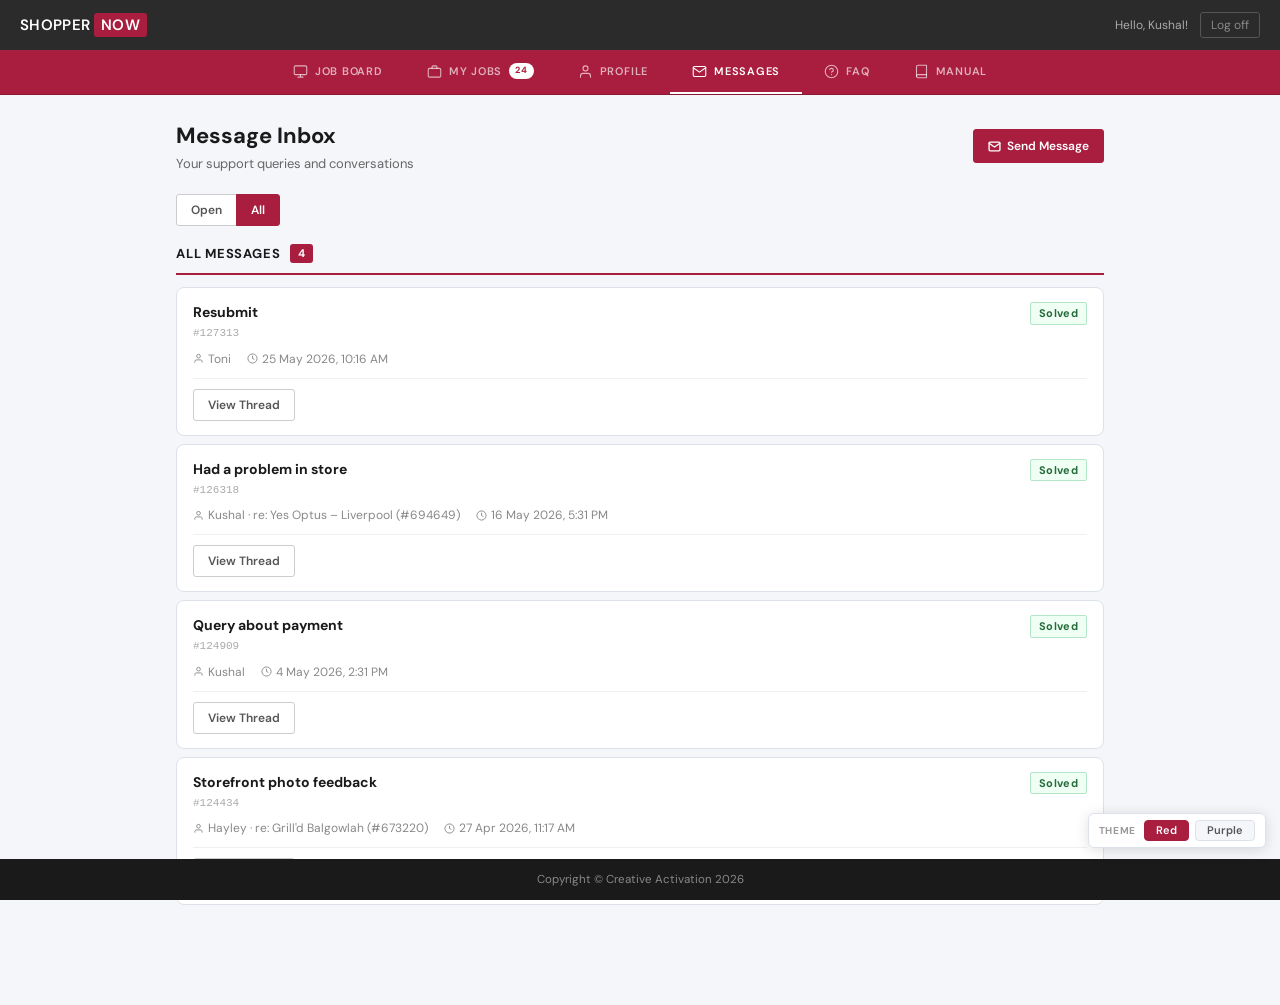
<file: ShopperQueryList.aspx.htm>
<!DOCTYPE html>
<html lang="en">
<head>
<meta charset="UTF-8">
<script>document.documentElement.setAttribute('data-theme',localStorage.getItem('sn-theme')||'red');</script>
<meta name="viewport" content="width=device-width, initial-scale=1.0">
<title>Messages — ShopperNow</title>
<link rel="preconnect" href="https://fonts.googleapis.com">
<link href="https://fonts.googleapis.com/css2?family=DM+Sans:wght@400;500;600&display=swap" rel="stylesheet">
<style>
  :root { --brand: #A91E3F; --brand-dark: #8a1833; }
  [data-theme="purple"] { --brand: #7535DE; --brand-dark: #5e28b8; }

  *, *::before, *::after { box-sizing: border-box; margin: 0; padding: 0; }

  body {
    font-family: 'DM Sans', -apple-system, BlinkMacSystemFont, "Segoe UI", sans-serif;
    font-size: 14px;
    background: #f4f6f9;
    color: #1a1a1a;
    line-height: 1.5;
  }

  header {
    background: #2b2b2b; color: #fff; padding: 0 20px; height: 50px;
    display: flex; align-items: center; justify-content: space-between;
    position: sticky; top: 0; z-index: 100;
  }
  .header-logo { font-size: 15px; font-weight: 600; color: #fff; text-decoration: none; letter-spacing: 0.02em; }
  .header-logo span { background: var(--brand); color: #fff; padding: 2px 7px; border-radius: 3px; margin-left: 4px; }
  .header-user { font-size: 12px; color: #aaa; display: flex; align-items: center; gap: 12px; }
  .header-user a { color: #888; text-decoration: none; font-size: 12px; border: 0.5px solid #555; padding: 3px 10px; border-radius: 3px; }
  .header-user a:hover { color: #fff; border-color: #888; }

  nav.top-nav {
    background: var(--brand);
    display: flex; gap: 0;
    justify-content: center;
    border-bottom: 1px solid var(--brand-dark);
    overflow-x: auto;
    -ms-overflow-style: none; scrollbar-width: none;
  }
  nav.top-nav::-webkit-scrollbar { display: none; }
  nav.top-nav a {
    display: flex; align-items: center; gap: 7px;
    padding: 0 22px; height: 44px;
    font-size: 11px; font-weight: 600; letter-spacing: 0.07em; text-transform: uppercase;
    color: rgba(255,255,255,0.65); text-decoration: none; white-space: nowrap;
    border-bottom: 2px solid transparent;
  }
  nav.top-nav a:hover { color: #fff; }
  nav.top-nav a.active { color: #fff; border-bottom-color: #fff; }
  nav.top-nav a svg { width: 15px; height: 15px; stroke: currentColor; fill: none; stroke-width: 1.75; stroke-linecap: round; stroke-linejoin: round; flex-shrink: 0; }
  .badge { background: #fff; color: var(--brand); font-size: 9px; font-weight: 700; border-radius: 20px; padding: 1px 6px; min-width: 18px; text-align: center; }

  main { max-width: 960px; margin: 0 auto; padding: 24px 16px 60px; }

  .page-header {
    display: flex; align-items: center; justify-content: space-between;
    margin-bottom: 20px; flex-wrap: wrap; gap: 10px;
  }
  .page-title { font-size: 22px; font-weight: 700; }
  .page-subtitle { font-size: 13px; color: #666; margin-top: 2px; }

  .btn {
    padding: 7px 14px; border-radius: 3px;
    font-size: 12px; font-weight: 600; font-family: inherit;
    cursor: pointer; border: 1px solid; text-decoration: none;
    display: inline-flex; align-items: center; gap: 6px;
  }
  .btn-primary { background: var(--brand); color: #fff; border-color: var(--brand); }
  .btn-primary:hover { background: var(--brand-dark); border-color: var(--brand-dark); }
  .btn-ghost { background: #fff; color: #555; border-color: #ccc; }
  .btn-ghost:hover { border-color: #999; color: #1a1a1a; }
  .btn-ghost.active { background: var(--brand); color: #fff; border-color: var(--brand); }

  /* FILTER TOGGLE */
  .filter-toggle {
    display: flex; gap: 0; margin-bottom: 18px;
  }
  .filter-toggle .btn {
    border-radius: 0; margin-left: -1px;
  }
  .filter-toggle .btn:first-child { border-radius: 3px 0 0 3px; margin-left: 0; }
  .filter-toggle .btn:last-child { border-radius: 0 3px 3px 0; }

  /* SECTION HEADER */
  .section-header {
    display: flex; align-items: center; gap: 10px;
    margin-bottom: 12px; padding-bottom: 10px;
    border-bottom: 2px solid var(--brand);
  }
  .section-title { font-size: 13px; font-weight: 700; letter-spacing: 0.06em; text-transform: uppercase; }
  .section-count {
    background: var(--brand); color: #fff;
    border-radius: 3px; padding: 1px 8px;
    font-size: 11px; font-weight: 700;
  }

  /* MESSAGE CARDS */
  .messages-list { display: flex; flex-direction: column; gap: 8px; }

  .msg-card {
    background: #fff; border: 0.5px solid #dde1ea; border-radius: 8px;
    padding: 14px 16px;
  }
  .msg-card:hover { border-color: #bbb; }

  .msg-top {
    display: flex; align-items: flex-start; justify-content: space-between;
    gap: 12px; margin-bottom: 8px;
  }
  .msg-subject { font-size: 14px; font-weight: 700; color: #1a1a1a; }
  .msg-id { font-size: 11px; color: #aaa; font-family: monospace; margin-top: 2px; }

  .msg-status {
    display: inline-block;
    padding: 2px 8px; border-radius: 2px;
    font-size: 11px; font-weight: 700; letter-spacing: 0.03em;
    flex-shrink: 0;
  }
  .msg-status.solved { background: #f0fff4; color: #256b3b; border: 1px solid #b3e6c8; }
  .msg-status.open { background: #fff8f0; color: #d05f00; border: 1px solid #f5d9b0; }

  .msg-meta {
    display: flex; gap: 16px; flex-wrap: wrap; align-items: center;
    font-size: 12px; color: #888;
  }
  .msg-meta-item { display: flex; align-items: center; gap: 4px; }
  .msg-meta-item svg { width: 11px; height: 11px; stroke: currentColor; fill: none; stroke-width: 2; flex-shrink: 0; }

  .msg-actions { margin-top: 10px; padding-top: 10px; border-top: 1px solid #f0f0f0; display: flex; gap: 6px; }

  /* BOTTOM NAV */
  .bottom-nav {
    display: none; position: fixed; bottom: 0; left: 0; right: 0;
    background: #1a1a1a; border-top: 1px solid #2d2d2d;
    padding: 0 0 env(safe-area-inset-bottom, 0); gap: 0; z-index: 150;
  }
  .bnav-item {
    flex: 1; display: flex; flex-direction: column; align-items: center; justify-content: center;
    padding: 9px 4px 10px; gap: 3px; color: #666; text-decoration: none;
    font-size: 10px; font-weight: 500; background: none; border: none; cursor: pointer;
    font-family: inherit; position: relative;
  }
  .bnav-item svg { width: 22px; height: 22px; stroke: currentColor; fill: none; stroke-width: 1.75; stroke-linecap: round; stroke-linejoin: round; }
  .bnav-item.active { color: #fff; }
  .bnav-item.active::before { content: ''; position: absolute; top: 0; left: 25%; right: 25%; height: 2px; background: #fff; border-radius: 0 0 2px 2px; }
  .bnav-badge { position: absolute; top: 6px; left: calc(50% + 8px); background: var(--brand); color: #fff; font-size: 9px; font-weight: 700; border-radius: 10px; padding: 1px 5px; line-height: 1.4; border: 1.5px solid #1a1a1a; }

  footer { background: #1a1a1a; color: #888; text-align: center; padding: 12px; font-size: 11.5px; position: fixed; bottom: 0; left: 0; right: 0; z-index: 90; }
  body { padding-bottom: 40px; }

  @media (max-width: 640px) {
    nav.top-nav { display: none; }
    .bottom-nav { display: flex; }
    header { padding: 0 14px; height: 48px; }
    main { padding: 14px 12px 80px; }
    .msg-top { flex-direction: column; gap: 6px; }
    .msg-meta { gap: 10px; }
  }
</style>
</head>
<body>

<header>
  <a class="header-logo" href="index.html">SHOPPER<span>NOW</span></a>
  <div class="header-user">
    <span>Hello, Kushal!</span>
    <a href="Log in.htm">Log off</a>
  </div>
</header>

<nav class="top-nav">
  <a href="JobBoard.aspx.htm">
    <svg viewBox="0 0 24 24"><rect x="2" y="3" width="20" height="14" rx="2"/><path d="M8 21h8M12 17v4"/></svg>
    Job Board
  </a>
  <a href="shoppernow_JOBS.html">
    <svg viewBox="0 0 24 24"><rect x="2" y="7" width="20" height="14" rx="2"/><path d="M16 7V5a2 2 0 0 0-2-2h-4a2 2 0 0 0-2 2v2"/></svg>
    My Jobs <span class="badge">24</span>
  </a>
  <a href="Profile.htm">
    <svg viewBox="0 0 24 24"><path d="M20 21v-2a4 4 0 0 0-4-4H8a4 4 0 0 0-4 4v2"/><circle cx="12" cy="7" r="4"/></svg>
    Profile
  </a>
  <a href="ShopperQueryList.aspx.htm" class="active">
    <svg viewBox="0 0 24 24"><path d="M4 4h16c1.1 0 2 .9 2 2v12c0 1.1-.9 2-2 2H4c-1.1 0-2-.9-2-2V6c0-1.1.9-2 2-2z"/><polyline points="22,6 12,13 2,6"/></svg>
    Messages
  </a>
  <a href="QueryLanding.aspx.htm">
    <svg viewBox="0 0 24 24"><circle cx="12" cy="12" r="10"/><path d="M9.09 9a3 3 0 0 1 5.83 1c0 2-3 3-3 3"/><line x1="12" y1="17" x2="12.01" y2="17"/></svg>
    FAQ
  </a>
  <a href="ShopperNOWTrainingManual-1.pdf" target="_blank">
    <svg viewBox="0 0 24 24"><path d="M4 19.5A2.5 2.5 0 0 1 6.5 17H20"/><path d="M6.5 2H20v20H6.5A2.5 2.5 0 0 1 4 19.5v-15A2.5 2.5 0 0 1 6.5 2z"/></svg>
    Manual
  </a>
</nav>

<main>
  <div class="page-header">
    <div>
      <div class="page-title">Message Inbox</div>
      <div class="page-subtitle">Your support queries and conversations</div>
    </div>
    <a class="btn btn-primary" href="QueryLanding.aspx.htm">
      <svg width="13" height="13" viewBox="0 0 24 24" fill="none" stroke="currentColor" stroke-width="2.5" stroke-linecap="round" stroke-linejoin="round"><path d="M4 4h16c1.1 0 2 .9 2 2v12c0 1.1-.9 2-2 2H4c-1.1 0-2-.9-2-2V6c0-1.1.9-2 2-2z"/><polyline points="22,6 12,13 2,6"/></svg>
      Send Message
    </a>
  </div>

  <div class="filter-toggle" style="margin-bottom: 18px;">
    <button class="btn btn-ghost" onclick="filterMsgs('open', this)">Open</button>
    <button class="btn btn-ghost active" onclick="filterMsgs('all', this)">All</button>
  </div>

  <div class="section-header">
    <div class="section-title">All Messages</div>
    <div class="section-count" id="msgCount">4</div>
  </div>

  <div class="messages-list" id="msgList">

    <div class="msg-card" data-status="solved">
      <div class="msg-top">
        <div>
          <div class="msg-subject">Resubmit</div>
          <div class="msg-id">#127313</div>
        </div>
        <div class="msg-status solved">Solved</div>
      </div>
      <div class="msg-meta">
        <div class="msg-meta-item">
          <svg viewBox="0 0 24 24"><path d="M20 21v-2a4 4 0 0 0-4-4H8a4 4 0 0 0-4 4v2"/><circle cx="12" cy="7" r="4"/></svg>
          Toni
        </div>
        <div class="msg-meta-item">
          <svg viewBox="0 0 24 24"><circle cx="12" cy="12" r="10"/><polyline points="12 6 12 12 16 14"/></svg>
          25 May 2026, 10:16 AM
        </div>
      </div>
      <div class="msg-actions">
        <button class="btn btn-ghost">View Thread</button>
      </div>
    </div>

    <div class="msg-card" data-status="solved">
      <div class="msg-top">
        <div>
          <div class="msg-subject">Had a problem in store</div>
          <div class="msg-id">#126318</div>
        </div>
        <div class="msg-status solved">Solved</div>
      </div>
      <div class="msg-meta">
        <div class="msg-meta-item">
          <svg viewBox="0 0 24 24"><path d="M20 21v-2a4 4 0 0 0-4-4H8a4 4 0 0 0-4 4v2"/><circle cx="12" cy="7" r="4"/></svg>
          Kushal · re: Yes Optus – Liverpool (#694649)
        </div>
        <div class="msg-meta-item">
          <svg viewBox="0 0 24 24"><circle cx="12" cy="12" r="10"/><polyline points="12 6 12 12 16 14"/></svg>
          16 May 2026, 5:31 PM
        </div>
      </div>
      <div class="msg-actions">
        <button class="btn btn-ghost">View Thread</button>
      </div>
    </div>

    <div class="msg-card" data-status="solved">
      <div class="msg-top">
        <div>
          <div class="msg-subject">Query about payment</div>
          <div class="msg-id">#124909</div>
        </div>
        <div class="msg-status solved">Solved</div>
      </div>
      <div class="msg-meta">
        <div class="msg-meta-item">
          <svg viewBox="0 0 24 24"><path d="M20 21v-2a4 4 0 0 0-4-4H8a4 4 0 0 0-4 4v2"/><circle cx="12" cy="7" r="4"/></svg>
          Kushal
        </div>
        <div class="msg-meta-item">
          <svg viewBox="0 0 24 24"><circle cx="12" cy="12" r="10"/><polyline points="12 6 12 12 16 14"/></svg>
          4 May 2026, 2:31 PM
        </div>
      </div>
      <div class="msg-actions">
        <button class="btn btn-ghost">View Thread</button>
      </div>
    </div>

    <div class="msg-card" data-status="solved">
      <div class="msg-top">
        <div>
          <div class="msg-subject">Storefront photo feedback</div>
          <div class="msg-id">#124434</div>
        </div>
        <div class="msg-status solved">Solved</div>
      </div>
      <div class="msg-meta">
        <div class="msg-meta-item">
          <svg viewBox="0 0 24 24"><path d="M20 21v-2a4 4 0 0 0-4-4H8a4 4 0 0 0-4 4v2"/><circle cx="12" cy="7" r="4"/></svg>
          Hayley · re: Grill'd Balgowlah (#673220)
        </div>
        <div class="msg-meta-item">
          <svg viewBox="0 0 24 24"><circle cx="12" cy="12" r="10"/><polyline points="12 6 12 12 16 14"/></svg>
          27 Apr 2026, 11:17 AM
        </div>
      </div>
      <div class="msg-actions">
        <button class="btn btn-ghost">View Thread</button>
      </div>
    </div>

  </div>
</main>

<footer>Copyright &copy; Creative Activation 2026</footer>

<!-- Bottom Nav (mobile) -->
<nav class="bottom-nav">
  <a class="bnav-item" href="JobBoard.aspx.htm">
    <svg viewBox="0 0 24 24"><rect x="2" y="3" width="20" height="14" rx="2"/><path d="M8 21h8M12 17v4"/></svg>
    Board
  </a>
  <a class="bnav-item" href="shoppernow_JOBS.html">
    <svg viewBox="0 0 24 24"><rect x="2" y="7" width="20" height="14" rx="2"/><path d="M16 7V5a2 2 0 0 0-2-2h-4a2 2 0 0 0-2 2v2"/></svg>
    My Jobs
    <span class="bnav-badge">24</span>
  </a>
  <a class="bnav-item" href="Profile.htm">
    <svg viewBox="0 0 24 24"><path d="M20 21v-2a4 4 0 0 0-4-4H8a4 4 0 0 0-4 4v2"/><circle cx="12" cy="7" r="4"/></svg>
    Profile
  </a>
  <a class="bnav-item active" href="ShopperQueryList.aspx.htm">
    <svg viewBox="0 0 24 24"><path d="M4 4h16c1.1 0 2 .9 2 2v12c0 1.1-.9 2-2 2H4c-1.1 0-2-.9-2-2V6c0-1.1.9-2 2-2z"/><polyline points="22,6 12,13 2,6"/></svg>
    Messages
  </a>
  <a class="bnav-item" href="QueryLanding.aspx.htm">
    <svg viewBox="0 0 24 24"><circle cx="12" cy="12" r="10"/><path d="M9.09 9a3 3 0 0 1 5.83 1c0 2-3 3-3 3"/><line x1="12" y1="17" x2="12.01" y2="17"/></svg>
    FAQ
  </a>
</nav>

<script>
function filterMsgs(filter, btn) {
  document.querySelectorAll('.filter-toggle .btn').forEach(b => b.classList.remove('active'));
  btn.classList.add('active');
  var cards = document.querySelectorAll('.msg-card');
  var visible = 0;
  cards.forEach(function(c) {
    var show = filter === 'all' || c.dataset.status === filter;
    c.style.display = show ? '' : 'none';
    if (show) visible++;
  });
  document.getElementById('msgCount').textContent = visible;
  document.querySelector('.section-title').textContent = filter === 'all' ? 'All Messages' : 'Open Messages';
}
</script>

<script src="assets/theme-switcher.js"></script>
</body>
</html>
</file>
